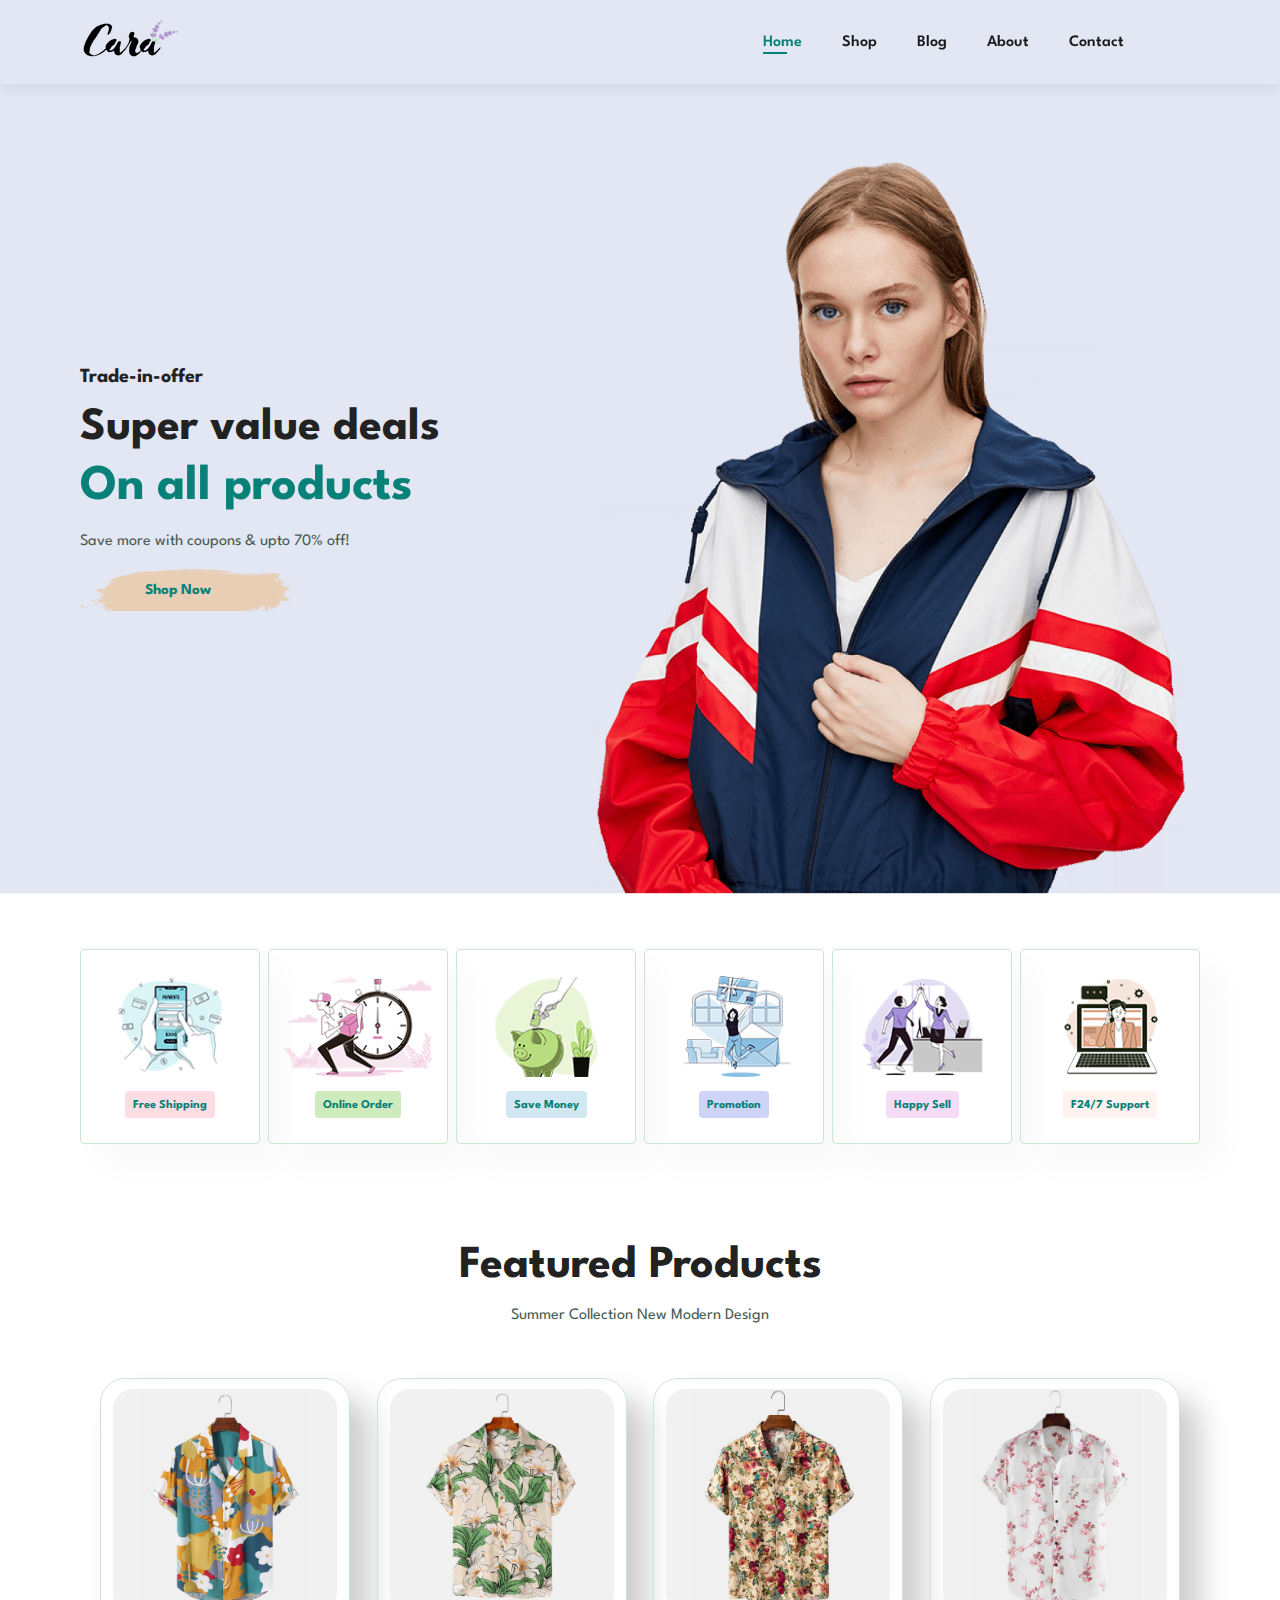
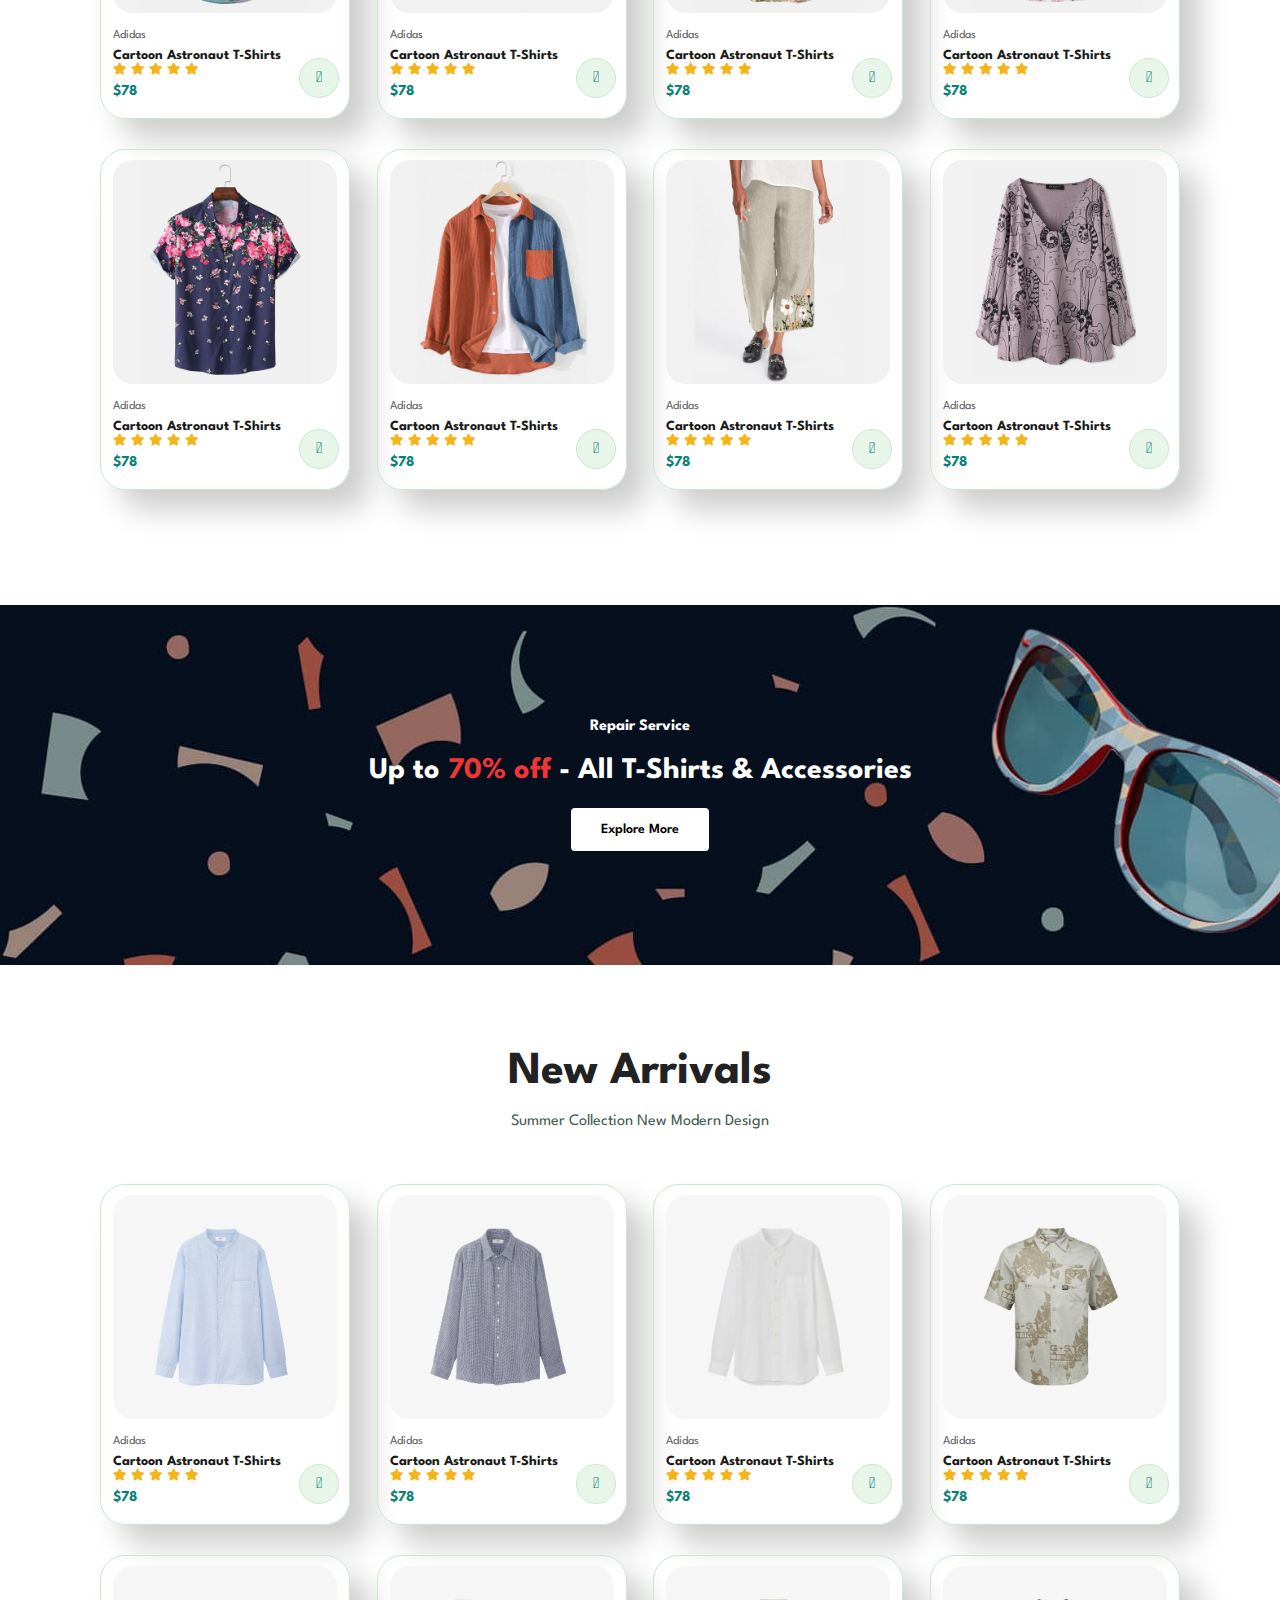
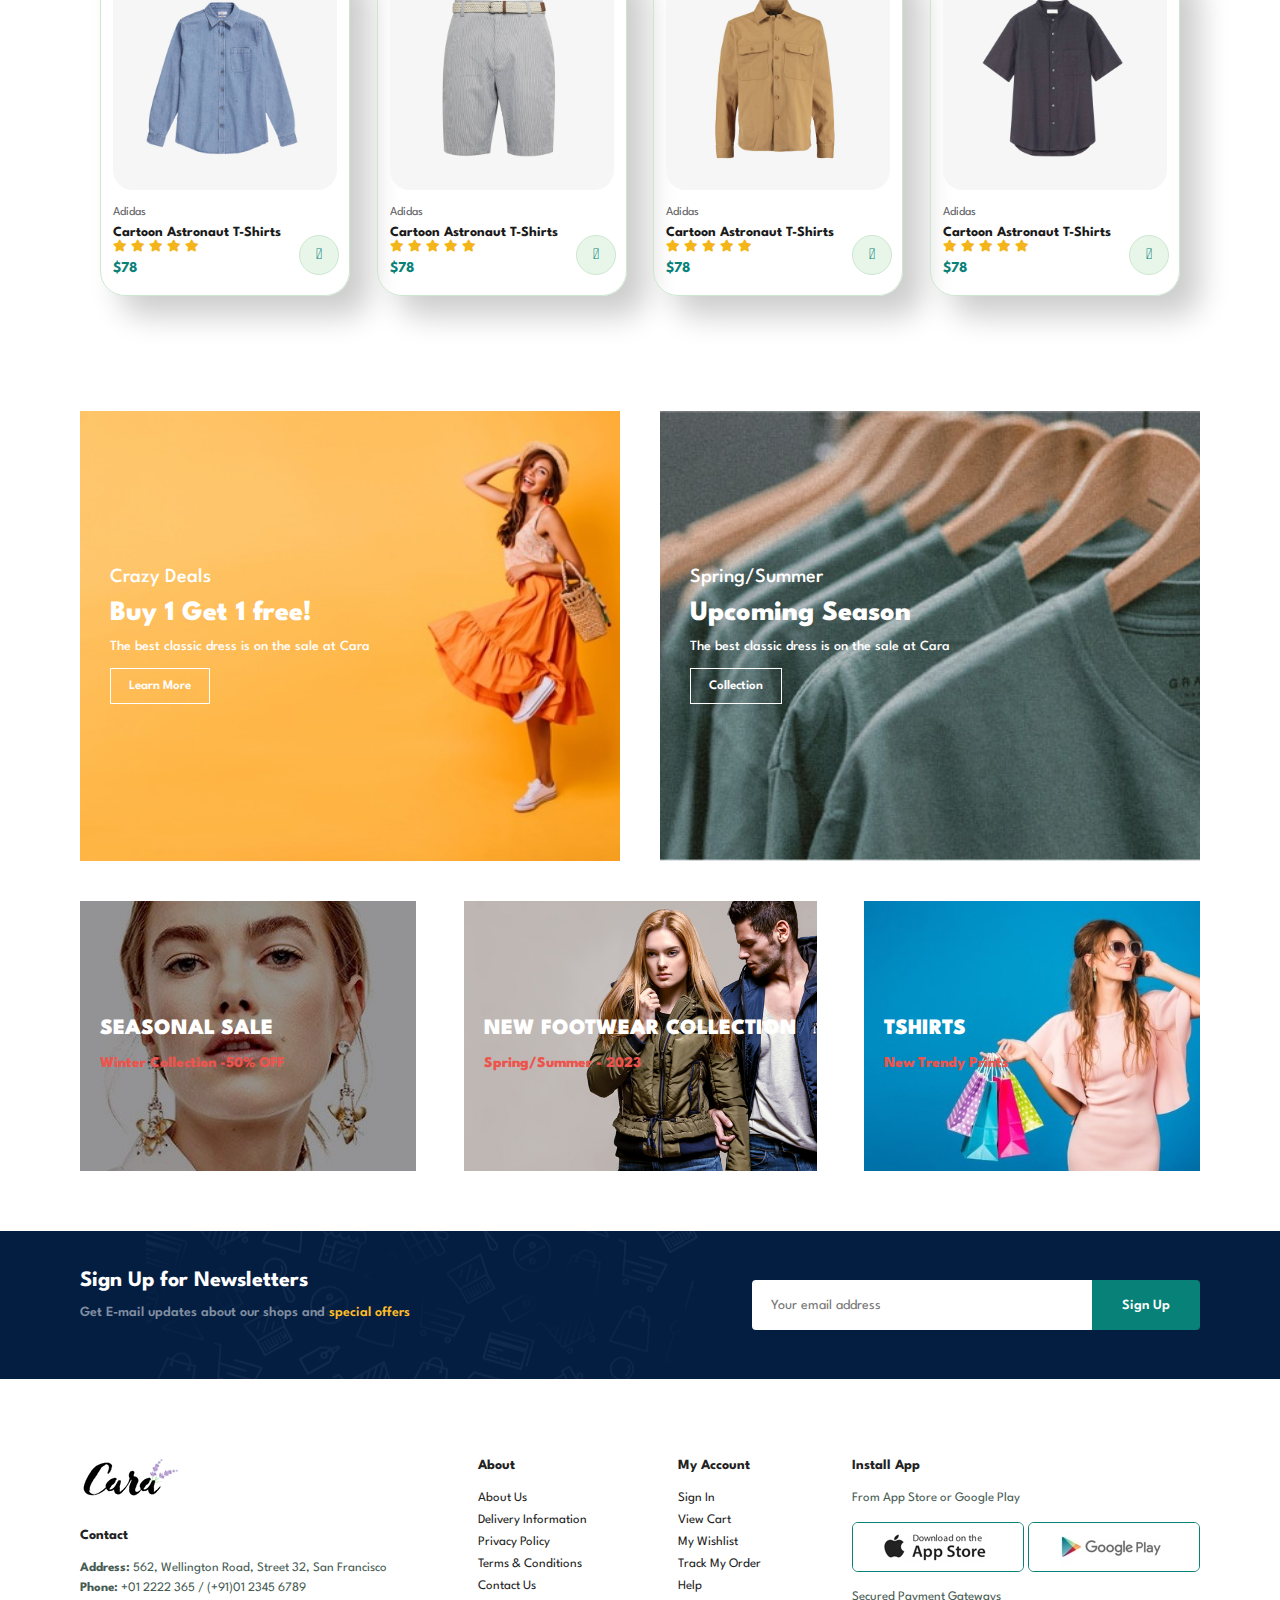
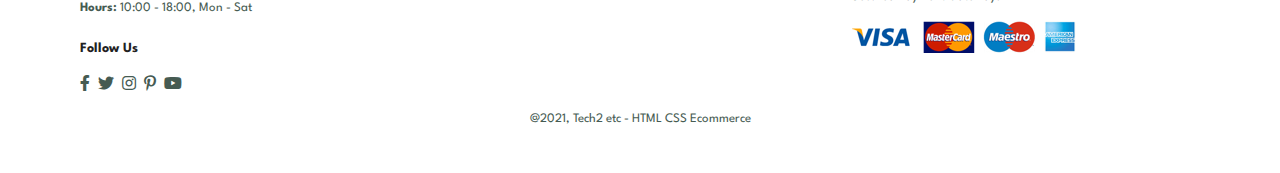
<file: index.html>
<!DOCTYPE html>
<html lang="en">
  <head>
    <meta charset="UTF-8" />
    <meta name="viewport" content="width=device-width, initial-scale=1.0" />
    <title>Bmazon</title>
    <link rel="stylesheet" href="style.css" />
    <link
      rel="stylesheet"
      href="https://pro.fontawesome.com/releases/v5.10.0/css/all.css"
    />
  </head>
  <body>
    <section id="header">
      <a href="#"><img src="img/logo.png" class="logo" /></a>
      <div>
        <ul id="navbar">
          <li><a class="active" href="index.html">Home</a></li>
          <li><a href="shop.html">Shop</a></li>
          <li><a href="blog.html">Blog</a></li>
          <li><a href="about.html">About</a></li>
          <li><a href="contact.html">Contact</a></li>
          <li id="lg-bag">
            <a href="cart.html"><i class="far fa-shopping-bag"></i></a>
          </li>
          <a href="#" id="close"><i class="far fa-times"></i></a>
        </ul>
      </div>
      <div id="mobile">
        <a href="cart.html"><i class="far fa-shopping-bag"></i></a>
        <i id="bar" class="fas fa-outdent"></i>
      </div>
    </section>

    <section id="hero">
      <h4>Trade-in-offer</h4>
      <h2>Super value deals</h2>
      <h1>On all products</h1>
      <p>Save more with coupons & upto 70% off!</p>
      <button>Shop Now</button>
    </section>

    <section id="feature" class="section-p1">
      <div class="fe-box">
        <img src="img/features/f1.png" />
        <h6>Free Shipping</h6>
      </div>
      <div class="fe-box">
        <img src="img/features/f2.png" />
        <h6>Online Order</h6>
      </div>
      <div class="fe-box">
        <img src="img/features/f3.png" />
        <h6>Save Money</h6>
      </div>
      <div class="fe-box">
        <img src="img/features/f4.png" />
        <h6>Promotion</h6>
      </div>
      <div class="fe-box">
        <img src="img/features/f5.png" />
        <h6>Happy Sell</h6>
      </div>
      <div class="fe-box">
        <img src="img/features/f6.png" />
        <h6>F24/7 Support</h6>
      </div>
    </section>

    <section id="product1" class="section-p1">
      <h2>Featured Products</h2>
      <p>Summer Collection New Modern Design</p>
      <div class="pro-container">
        <div class="pro">
          <img src="img/products/f1.jpg" />
          <div class="des">
            <span>Adidas</span>
            <h5>Cartoon Astronaut T-Shirts</h5>
            <div class="star">
              <i class="fas fa-star"></i>
              <i class="fas fa-star"></i>
              <i class="fas fa-star"></i>
              <i class="fas fa-star"></i>
              <i class="fas fa-star"></i>
            </div>
            <h4>$78</h4>
          </div>
          <a href="#"><i class="fal fa-shopping-cart cart"></i></a>
        </div>
        <div class="pro">
          <img src="img/products/f2.jpg" />
          <div class="des">
            <span>Adidas</span>
            <h5>Cartoon Astronaut T-Shirts</h5>
            <div class="star">
              <i class="fas fa-star"></i>
              <i class="fas fa-star"></i>
              <i class="fas fa-star"></i>
              <i class="fas fa-star"></i>
              <i class="fas fa-star"></i>
            </div>
            <h4>$78</h4>
          </div>
          <a href="#"><i class="fal fa-shopping-cart cart"></i></a>
        </div>
        <div class="pro">
          <img src="img/products/f3.jpg" />
          <div class="des">
            <span>Adidas</span>
            <h5>Cartoon Astronaut T-Shirts</h5>
            <div class="star">
              <i class="fas fa-star"></i>
              <i class="fas fa-star"></i>
              <i class="fas fa-star"></i>
              <i class="fas fa-star"></i>
              <i class="fas fa-star"></i>
            </div>
            <h4>$78</h4>
          </div>
          <a href="#"><i class="fal fa-shopping-cart cart"></i></a>
        </div>
        <div class="pro">
          <img src="img/products/f4.jpg" />
          <div class="des">
            <span>Adidas</span>
            <h5>Cartoon Astronaut T-Shirts</h5>
            <div class="star">
              <i class="fas fa-star"></i>
              <i class="fas fa-star"></i>
              <i class="fas fa-star"></i>
              <i class="fas fa-star"></i>
              <i class="fas fa-star"></i>
            </div>
            <h4>$78</h4>
          </div>
          <a href="#"><i class="fal fa-shopping-cart cart"></i></a>
        </div>
        <div class="pro">
          <img src="img/products/f5.jpg" />
          <div class="des">
            <span>Adidas</span>
            <h5>Cartoon Astronaut T-Shirts</h5>
            <div class="star">
              <i class="fas fa-star"></i>
              <i class="fas fa-star"></i>
              <i class="fas fa-star"></i>
              <i class="fas fa-star"></i>
              <i class="fas fa-star"></i>
            </div>
            <h4>$78</h4>
          </div>
          <a href="#"><i class="fal fa-shopping-cart cart"></i></a>
        </div>
        <div class="pro">
          <img src="img/products/f6.jpg" />
          <div class="des">
            <span>Adidas</span>
            <h5>Cartoon Astronaut T-Shirts</h5>
            <div class="star">
              <i class="fas fa-star"></i>
              <i class="fas fa-star"></i>
              <i class="fas fa-star"></i>
              <i class="fas fa-star"></i>
              <i class="fas fa-star"></i>
            </div>
            <h4>$78</h4>
          </div>
          <a href="#"><i class="fal fa-shopping-cart cart"></i></a>
        </div>
        <div class="pro">
          <img src="img/products/f7.jpg" />
          <div class="des">
            <span>Adidas</span>
            <h5>Cartoon Astronaut T-Shirts</h5>
            <div class="star">
              <i class="fas fa-star"></i>
              <i class="fas fa-star"></i>
              <i class="fas fa-star"></i>
              <i class="fas fa-star"></i>
              <i class="fas fa-star"></i>
            </div>
            <h4>$78</h4>
          </div>
          <a href="#"><i class="fal fa-shopping-cart cart"></i></a>
        </div>
        <div class="pro">
          <img src="img/products/f8.jpg" />
          <div class="des">
            <span>Adidas</span>
            <h5>Cartoon Astronaut T-Shirts</h5>
            <div class="star">
              <i class="fas fa-star"></i>
              <i class="fas fa-star"></i>
              <i class="fas fa-star"></i>
              <i class="fas fa-star"></i>
              <i class="fas fa-star"></i>
            </div>
            <h4>$78</h4>
          </div>
          <a href="#"><i class="fal fa-shopping-cart cart"></i></a>
        </div>
      </div>
    </section>
    <section id="banner" class="section-m1">
      <h4>Repair Service</h4>
      <h2>Up to <span>70% off</span> - All T-Shirts & Accessories</h2>
      <button class="normal">Explore More</button>
    </section>
    <section id="product1" class="section-p1">
      <h2>New Arrivals</h2>
      <p>Summer Collection New Modern Design</p>
      <div class="pro-container">
        <div class="pro">
          <img src="img/products/n1.jpg" />
          <div class="des">
            <span>Adidas</span>
            <h5>Cartoon Astronaut T-Shirts</h5>
            <div class="star">
              <i class="fas fa-star"></i>
              <i class="fas fa-star"></i>
              <i class="fas fa-star"></i>
              <i class="fas fa-star"></i>
              <i class="fas fa-star"></i>
            </div>
            <h4>$78</h4>
          </div>
          <a href="#"><i class="fal fa-shopping-cart cart"></i></a>
        </div>
        <div class="pro">
          <img src="img/products/n2.jpg" />
          <div class="des">
            <span>Adidas</span>
            <h5>Cartoon Astronaut T-Shirts</h5>
            <div class="star">
              <i class="fas fa-star"></i>
              <i class="fas fa-star"></i>
              <i class="fas fa-star"></i>
              <i class="fas fa-star"></i>
              <i class="fas fa-star"></i>
            </div>
            <h4>$78</h4>
          </div>
          <a href="#"><i class="fal fa-shopping-cart cart"></i></a>
        </div>
        <div class="pro">
          <img src="img/products/n3.jpg" />
          <div class="des">
            <span>Adidas</span>
            <h5>Cartoon Astronaut T-Shirts</h5>
            <div class="star">
              <i class="fas fa-star"></i>
              <i class="fas fa-star"></i>
              <i class="fas fa-star"></i>
              <i class="fas fa-star"></i>
              <i class="fas fa-star"></i>
            </div>
            <h4>$78</h4>
          </div>
          <a href="#"><i class="fal fa-shopping-cart cart"></i></a>
        </div>
        <div class="pro">
          <img src="img/products/n4.jpg" />
          <div class="des">
            <span>Adidas</span>
            <h5>Cartoon Astronaut T-Shirts</h5>
            <div class="star">
              <i class="fas fa-star"></i>
              <i class="fas fa-star"></i>
              <i class="fas fa-star"></i>
              <i class="fas fa-star"></i>
              <i class="fas fa-star"></i>
            </div>
            <h4>$78</h4>
          </div>
          <a href="#"><i class="fal fa-shopping-cart cart"></i></a>
        </div>
        <div class="pro">
          <img src="img/products/n5.jpg" />
          <div class="des">
            <span>Adidas</span>
            <h5>Cartoon Astronaut T-Shirts</h5>
            <div class="star">
              <i class="fas fa-star"></i>
              <i class="fas fa-star"></i>
              <i class="fas fa-star"></i>
              <i class="fas fa-star"></i>
              <i class="fas fa-star"></i>
            </div>
            <h4>$78</h4>
          </div>
          <a href="#"><i class="fal fa-shopping-cart cart"></i></a>
        </div>
        <div class="pro">
          <img src="img/products/n6.jpg" />
          <div class="des">
            <span>Adidas</span>
            <h5>Cartoon Astronaut T-Shirts</h5>
            <div class="star">
              <i class="fas fa-star"></i>
              <i class="fas fa-star"></i>
              <i class="fas fa-star"></i>
              <i class="fas fa-star"></i>
              <i class="fas fa-star"></i>
            </div>
            <h4>$78</h4>
          </div>
          <a href="#"><i class="fal fa-shopping-cart cart"></i></a>
        </div>
        <div class="pro">
          <img src="img/products/n7.jpg" />
          <div class="des">
            <span>Adidas</span>
            <h5>Cartoon Astronaut T-Shirts</h5>
            <div class="star">
              <i class="fas fa-star"></i>
              <i class="fas fa-star"></i>
              <i class="fas fa-star"></i>
              <i class="fas fa-star"></i>
              <i class="fas fa-star"></i>
            </div>
            <h4>$78</h4>
          </div>
          <a href="#"><i class="fal fa-shopping-cart cart"></i></a>
        </div>
        <div class="pro">
          <img src="img/products/n8.jpg" />
          <div class="des">
            <span>Adidas</span>
            <h5>Cartoon Astronaut T-Shirts</h5>
            <div class="star">
              <i class="fas fa-star"></i>
              <i class="fas fa-star"></i>
              <i class="fas fa-star"></i>
              <i class="fas fa-star"></i>
              <i class="fas fa-star"></i>
            </div>
            <h4>$78</h4>
          </div>
          <a href="#"><i class="fal fa-shopping-cart cart"></i></a>
        </div>
      </div>
    </section>
    <section id="sm-banner" class="section-p1">
      <div class="banner-box">
        <h4>Crazy Deals</h4>
        <h2>Buy 1 Get 1 free!</h2>
        <span>The best classic dress is on the sale at Cara</span>
        <button class="white">Learn More</button>
      </div>
      <div class="banner-box banner-box2">
        <h4>Spring/Summer</h4>
        <h2>Upcoming Season</h2>
        <span>The best classic dress is on the sale at Cara</span>
        <button class="white">Collection</button>
      </div>
    </section>

    <section id="banner3">
      <div class="banner-box">
        <h2>SEASONAL SALE</h2>
        <h3>Winter Collection -50% OFF</h3>
      </div>
      <div class="banner-box banner-box2">
        <h2>NEW FOOTWEAR COLLECTION</h2>
        <h3>Spring/Summer - 2023</h3>
      </div>
      <div class="banner-box banner-box3">
        <h2>TSHIRTS</h2>
        <h3>New Trendy Prints</h3>
      </div>
    </section>

    <section id="newsletter" class="section-p1 section-m1">
      <div class="newstext">
        <h4>Sign Up for Newsletters</h4>
        <p>
          Get E-mail updates about our shops and <span>special offers</span>
        </p>
      </div>
      <div class="form">
        <input type="text" placeholder="Your email address" />
        <button class="normal">Sign Up</button>
      </div>
    </section>

    <footer class="section-p1">
      <div class="col">
        <img class="logo" src="img/logo.png" alt="" />
        <h4>Contact</h4>
        <p>
          <strong>Address:</strong> 562, Wellington Road, Street 32, San
          Francisco
        </p>
        <p><strong>Phone:</strong> +01 2222 365 / (+91)01 2345 6789</p>
        <p><strong>Hours:</strong> 10:00 - 18:00, Mon - Sat</p>
        <div class="follow">
          <h4>Follow Us</h4>
          <div class="icon">
            <i class="fab fa-facebook-f"></i>
            <i class="fab fa-twitter"></i>
            <i class="fab fa-instagram"></i>
            <i class="fab fa-pinterest-p"></i>
            <i class="fab fa-youtube"></i>
          </div>
        </div>
      </div>

      <div class="col">
        <h4>About</h4>
        <a href="#">About Us</a>
        <a href="#">Delivery Information</a>
        <a href="#">Privacy Policy</a>
        <a href="#">Terms & Conditions</a>
        <a href="#">Contact Us</a>
      </div>

      <div class="col">
        <h4>My Account</h4>
        <a href="#">Sign In</a>
        <a href="#">View Cart</a>
        <a href="#">My Wishlist</a>
        <a href="#">Track My Order</a>
        <a href="#">Help</a>
      </div>

      <div class="col install">
        <h4>Install App</h4>
        <p>From App Store or Google Play</p>
        <div class="row">
          <img src="img/pay/app.jpg" alt="" />
          <img src="img/pay/play.jpg" alt="" />
        </div>
        <p>Secured Payment Gateways</p>
        <img src="img/pay/pay.png" alt="" />
      </div>

      <div class="copyright">
        <p>@2021, Tech2 etc - HTML CSS Ecommerce</p>
      </div>
    </footer>
  </body>
</html>
</file>
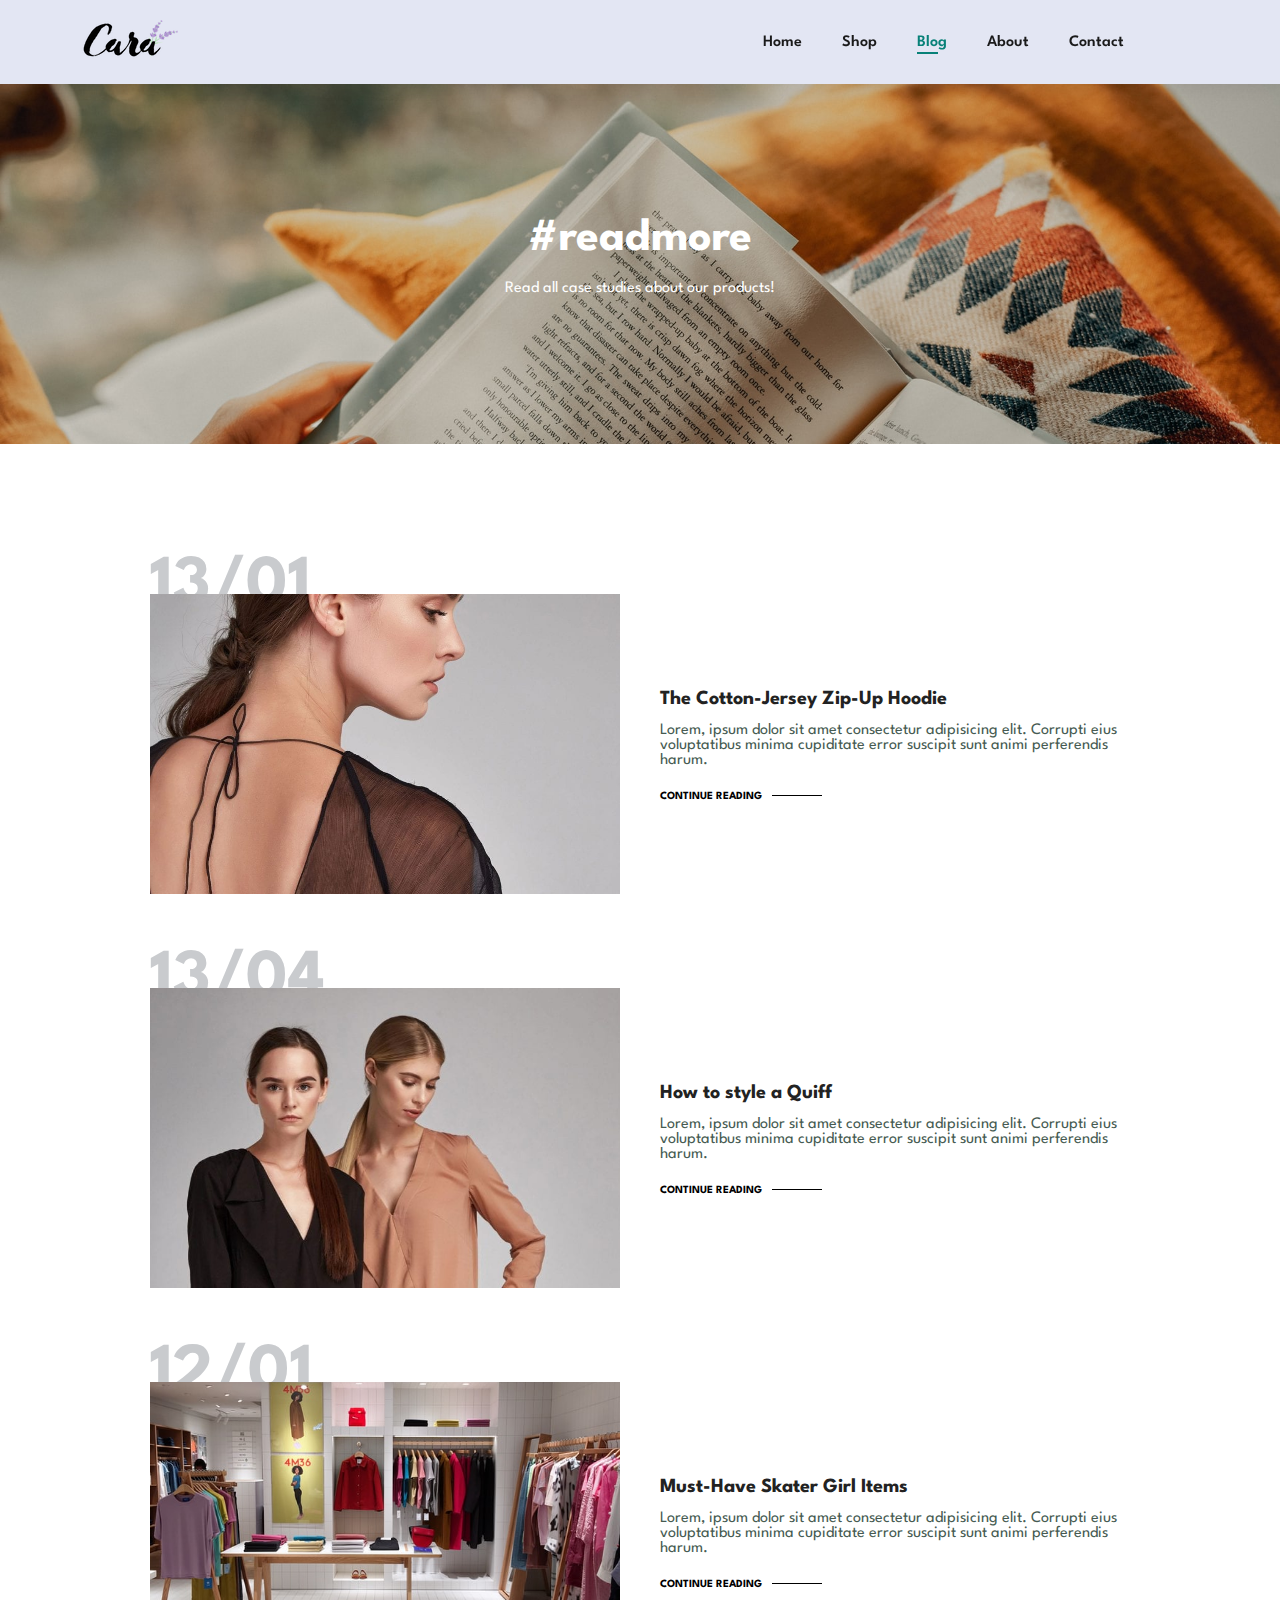
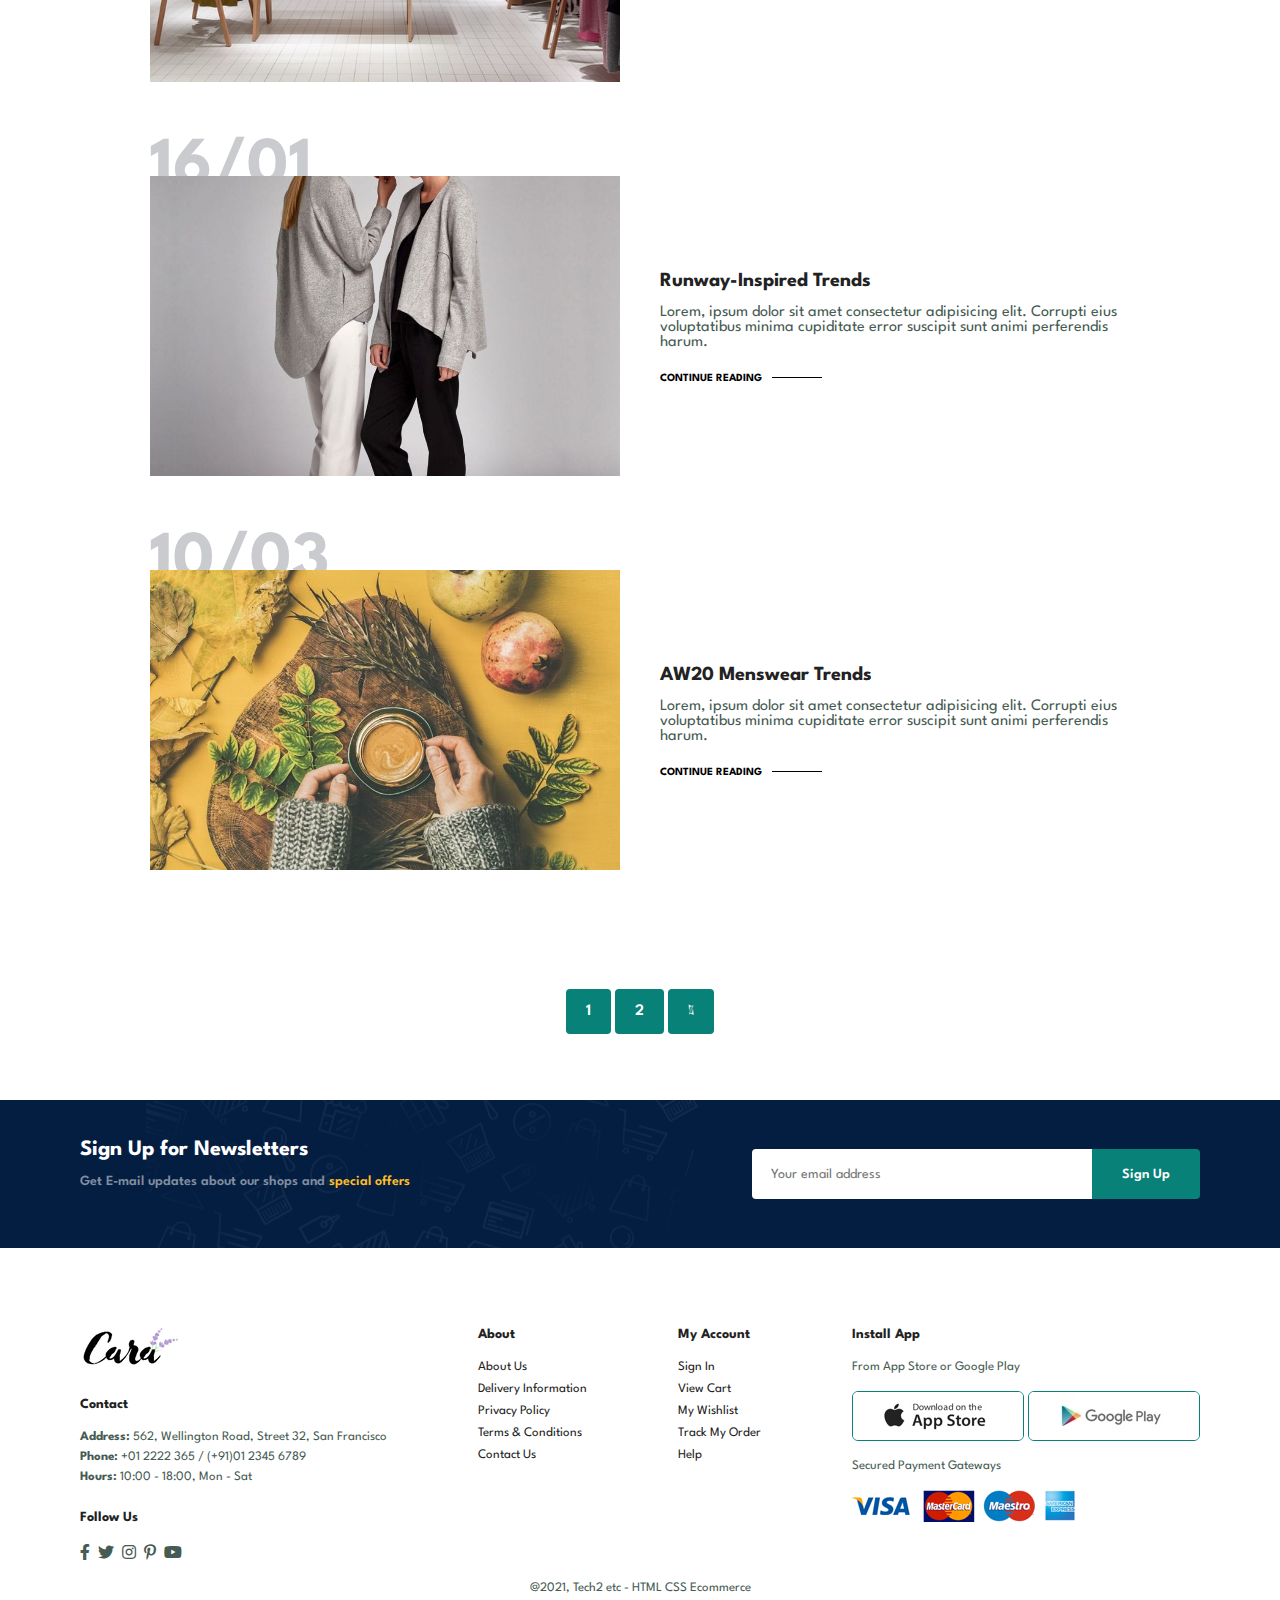
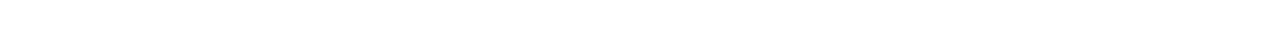
<file: blog.html>
<!DOCTYPE html>
<html lang="en">
  <head>
    <meta charset="UTF-8" />
    <meta name="viewport" content="width=device-width, initial-scale=1.0" />
    <title>Bmazon</title>
    <link rel="stylesheet" href="style.css" />
    <link
      rel="stylesheet"
      href="https://pro.fontawesome.com/releases/v5.10.0/css/all.css"
    />
  </head>
  <body>
    <section id="header">
      <a href="#"><img src="img/logo.png" class="logo" /></a>
      <div>
        <ul id="navbar">
          <li><a href="index.html">Home</a></li>
          <li><a href="shop.html">Shop</a></li>
          <li><a class="active" href="blog.html">Blog</a></li>
          <li><a href="about.html">About</a></li>
          <li><a href="contact.html">Contact</a></li>
          <li id="lg-bag">
            <a href="cart.html"><i class="far fa-shopping-bag"></i></a>
          </li>
          <a href="#" id="close"><i class="far fa-times"></i></a>
        </ul>
      </div>
      <div id="mobile">
        <a href="cart.html"><i class="far fa-shopping-bag"></i></a>
        <i id="bar" class="fas fa-outdent"></i>
      </div>
    </section>

    <section id="page-header" class="blog-header">
      <h2>#readmore</h2>
      <p>Read all case studies about our products!</p>
    </section>

    <section id="blog">
      <div class="blog-box">
        <div class="blog-img">
          <img src="img/blog/b1.jpg" />
        </div>
        <div class="blog-details">
          <h4>The Cotton-Jersey Zip-Up Hoodie</h4>
          <p>
            Lorem, ipsum dolor sit amet consectetur adipisicing elit. Corrupti
            eius voluptatibus minima cupiditate error suscipit sunt animi
            perferendis harum.
          </p>
          <a href="#">CONTINUE READING</a>
        </div>
        <h1>13/01</h1>
      </div>
      <div class="blog-box">
        <div class="blog-img">
          <img src="img/blog/b2.jpg" />
        </div>
        <div class="blog-details">
          <h4>How to style a Quiff</h4>
          <p>
            Lorem, ipsum dolor sit amet consectetur adipisicing elit. Corrupti
            eius voluptatibus minima cupiditate error suscipit sunt animi
            perferendis harum.
          </p>
          <a href="#">CONTINUE READING</a>
        </div>
        <h1>13/04</h1>
      </div>
      <div class="blog-box">
        <div class="blog-img">
          <img src="img/blog/b3.jpg" />
        </div>
        <div class="blog-details">
          <h4>Must-Have Skater Girl Items</h4>
          <p>
            Lorem, ipsum dolor sit amet consectetur adipisicing elit. Corrupti
            eius voluptatibus minima cupiditate error suscipit sunt animi
            perferendis harum.
          </p>
          <a href="#">CONTINUE READING</a>
        </div>
        <h1>12/01</h1>
      </div>
      <div class="blog-box">
        <div class="blog-img">
          <img src="img/blog/b4.jpg" />
        </div>
        <div class="blog-details">
          <h4>Runway-Inspired Trends</h4>
          <p>
            Lorem, ipsum dolor sit amet consectetur adipisicing elit. Corrupti
            eius voluptatibus minima cupiditate error suscipit sunt animi
            perferendis harum.
          </p>
          <a href="#">CONTINUE READING</a>
        </div>
        <h1>16/01</h1>
      </div>
      <div class="blog-box">
        <div class="blog-img">
          <img src="img/blog/b6.jpg" />
        </div>
        <div class="blog-details">
          <h4>AW20 Menswear Trends</h4>
          <p>
            Lorem, ipsum dolor sit amet consectetur adipisicing elit. Corrupti
            eius voluptatibus minima cupiditate error suscipit sunt animi
            perferendis harum.
          </p>
          <a href="#">CONTINUE READING</a>
        </div>
        <h1>10/03</h1>
      </div>
    </section>

    <section id="pagination" class="section-p1">
      <a href="#">1</a>
      <a href="#">2</a>
      <a href="#"><i class="fal fa-long-arrow-alt-right"></i></a>
    </section>

    <section id="newsletter" class="section-p1 section-m1">
      <div class="newstext">
        <h4>Sign Up for Newsletters</h4>
        <p>
          Get E-mail updates about our shops and <span>special offers</span>
        </p>
      </div>
      <div class="form">
        <input type="text" placeholder="Your email address" />
        <button class="normal">Sign Up</button>
      </div>
    </section>

    <footer class="section-p1">
      <div class="col">
        <img class="logo" src="img/logo.png" alt="" />
        <h4>Contact</h4>
        <p>
          <strong>Address:</strong> 562, Wellington Road, Street 32, San
          Francisco
        </p>
        <p><strong>Phone:</strong> +01 2222 365 / (+91)01 2345 6789</p>
        <p><strong>Hours:</strong> 10:00 - 18:00, Mon - Sat</p>
        <div class="follow">
          <h4>Follow Us</h4>
          <div class="icon">
            <i class="fab fa-facebook-f"></i>
            <i class="fab fa-twitter"></i>
            <i class="fab fa-instagram"></i>
            <i class="fab fa-pinterest-p"></i>
            <i class="fab fa-youtube"></i>
          </div>
        </div>
      </div>

      <div class="col">
        <h4>About</h4>
        <a href="#">About Us</a>
        <a href="#">Delivery Information</a>
        <a href="#">Privacy Policy</a>
        <a href="#">Terms & Conditions</a>
        <a href="#">Contact Us</a>
      </div>

      <div class="col">
        <h4>My Account</h4>
        <a href="#">Sign In</a>
        <a href="#">View Cart</a>
        <a href="#">My Wishlist</a>
        <a href="#">Track My Order</a>
        <a href="#">Help</a>
      </div>

      <div class="col install">
        <h4>Install App</h4>
        <p>From App Store or Google Play</p>
        <div class="row">
          <img src="img/pay/app.jpg" alt="" />
          <img src="img/pay/play.jpg" alt="" />
        </div>
        <p>Secured Payment Gateways</p>
        <img src="img/pay/pay.png" alt="" />
      </div>

      <div class="copyright">
        <p>@2021, Tech2 etc - HTML CSS Ecommerce</p>
      </div>
    </footer>
  </body>
</html>
</file>
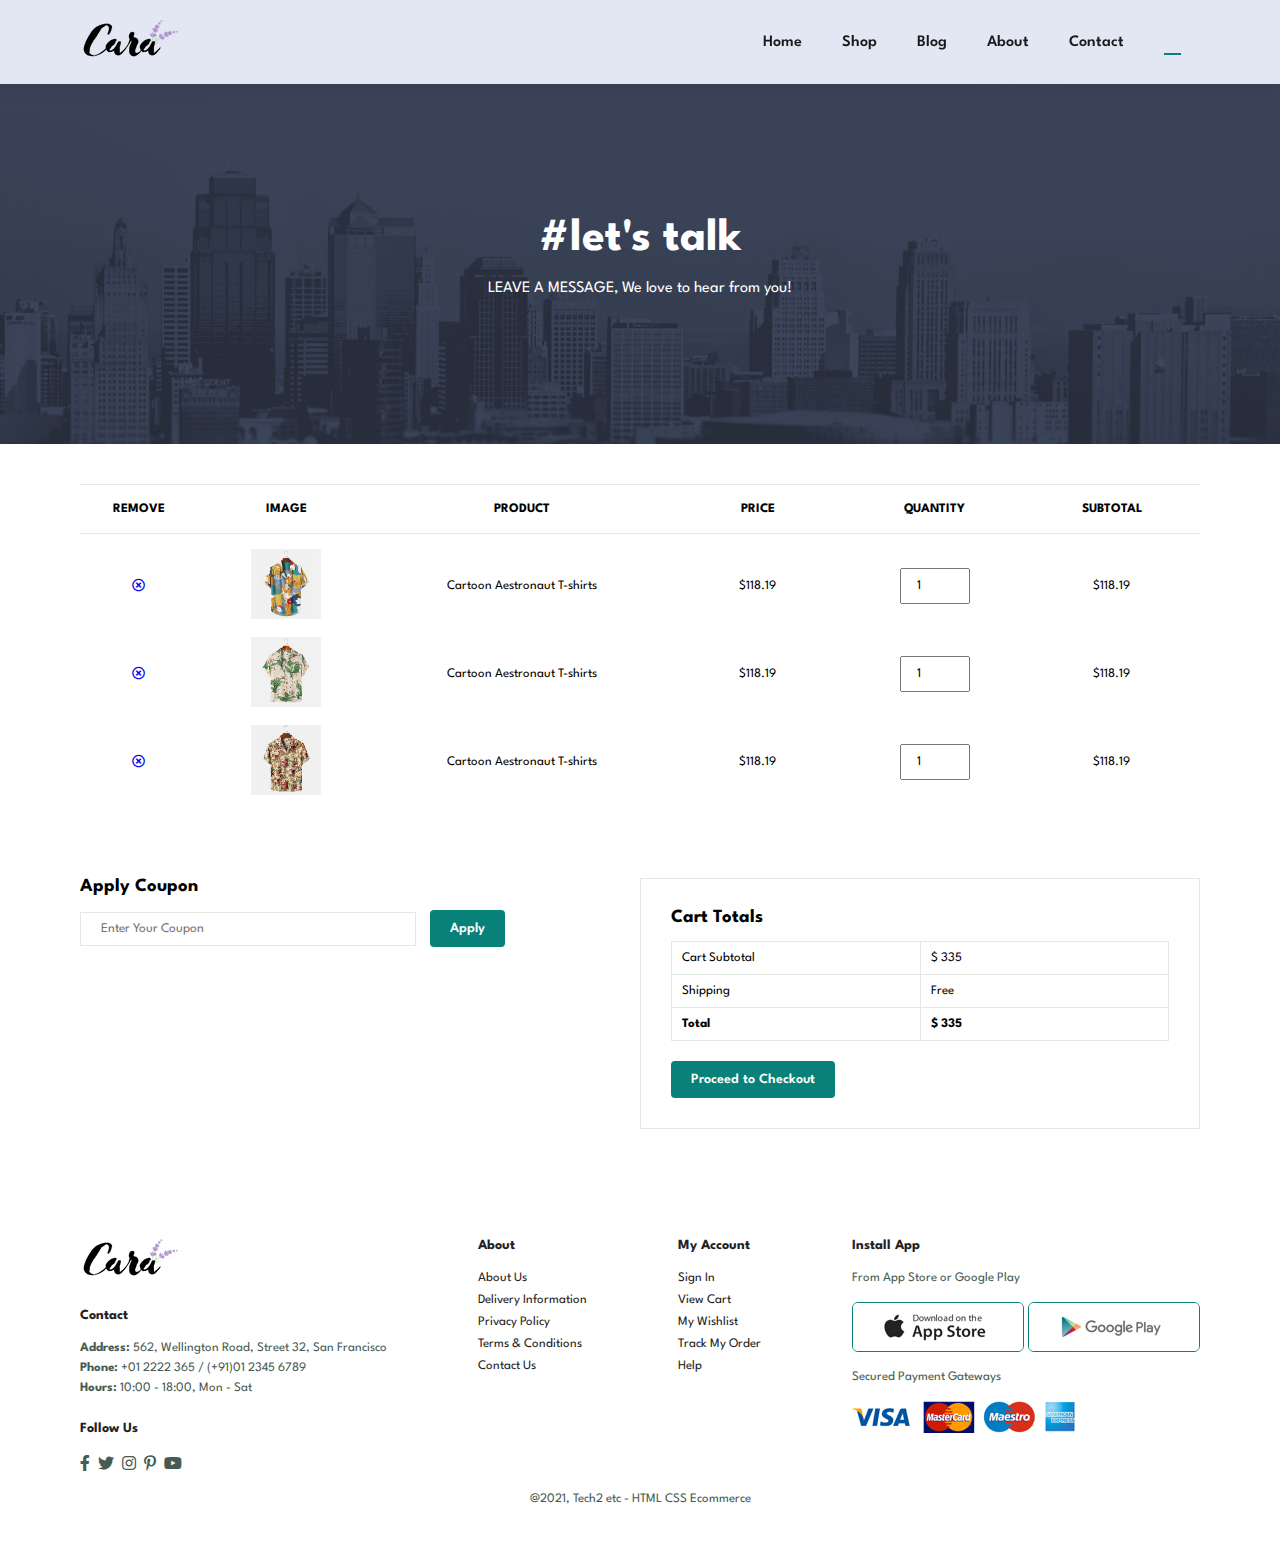
<file: cart.html>
<!DOCTYPE html>
<html lang="en">
  <head>
    <meta charset="UTF-8" />
    <meta name="viewport" content="width=device-width, initial-scale=1.0" />
    <title>Bmazon</title>
    <link rel="stylesheet" href="style.css" />
    <link
      rel="stylesheet"
      href="https://pro.fontawesome.com/releases/v5.10.0/css/all.css"
    />
  </head>
  <body>
    <section id="header">
      <a href="#"><img src="img/logo.png" class="logo" /></a>
      <div>
        <ul id="navbar">
          <li><a href="index.html">Home</a></li>
          <li><a href="shop.html">Shop</a></li>
          <li><a href="blog.html">Blog</a></li>
          <li><a href="about.html">About</a></li>
          <li><a href="contact.html">Contact</a></li>
          <li id="lg-bag">
            <a class="active" href="cart.html"
              ><i class="far fa-shopping-bag"></i
            ></a>
          </li>
          <a href="#" id="close"><i class="far fa-times"></i></a>
        </ul>
      </div>
      <div id="mobile">
        <a href="cart.html"><i class="far fa-shopping-bag"></i></a>
        <i id="bar" class="fas fa-outdent"></i>
      </div>
    </section>

    <section id="page-header" class="about-header">
      <h2>#let's talk</h2>
      <p>LEAVE A MESSAGE, We love to hear from you!</p>
    </section>

    <section id="cart" class="section-p1">
      <table width="100%">
        <thead>
          <tr>
            <td>Remove</td>
            <td>Image</td>
            <td>Product</td>
            <td>Price</td>
            <td>Quantity</td>
            <td>Subtotal</td>
          </tr>
        </thead>
        <tbody>
          <tr>
            <td>
              <a href="#"><i class="far fa-times-circle"></i></a>
            </td>
            <td><img src="img/products/f1.jpg" alt="" /></td>
            <td>Cartoon Aestronaut T-shirts</td>
            <td>$118.19</td>
            <td><input type="number" value="1" /></td>
            <td>$118.19</td>
          </tr>
          <tr>
            <td>
              <a href="#"><i class="far fa-times-circle"></i></a>
            </td>
            <td><img src="img/products/f2.jpg" alt="" /></td>
            <td>Cartoon Aestronaut T-shirts</td>
            <td>$118.19</td>
            <td><input type="number" value="1" /></td>
            <td>$118.19</td>
          </tr>
          <tr>
            <td>
              <a href="#"><i class="far fa-times-circle"></i></a>
            </td>
            <td><img src="img/products/f3.jpg" alt="" /></td>
            <td>Cartoon Aestronaut T-shirts</td>
            <td>$118.19</td>
            <td><input type="number" value="1" /></td>
            <td>$118.19</td>
          </tr>
        </tbody>
      </table>
    </section>

    <section id="cart-add" class="section-p1">
      <div id="coupon">
        <h3>Apply Coupon</h3>
        <div>
          <input type="text" placeholder="Enter Your Coupon" />
          <button class="normal">Apply</button>
        </div>
      </div>

      <div id="subtotal">
        <h3>Cart Totals</h3>
        <table>
          <tr>
            <td>Cart Subtotal</td>
            <td>$ 335</td>
          </tr>
          <tr>
            <td>Shipping</td>
            <td>Free</td>
          </tr>
          <tr>
            <td><strong>Total</strong></td>
            <td><strong>$ 335</strong></td>
          </tr>
        </table>
        <button class="normal">Proceed to Checkout</button>
      </div>
    </section>

    <footer class="section-p1">
      <div class="col">
        <img class="logo" src="img/logo.png" alt="" />
        <h4>Contact</h4>
        <p>
          <strong>Address:</strong> 562, Wellington Road, Street 32, San
          Francisco
        </p>
        <p><strong>Phone:</strong> +01 2222 365 / (+91)01 2345 6789</p>
        <p><strong>Hours:</strong> 10:00 - 18:00, Mon - Sat</p>
        <div class="follow">
          <h4>Follow Us</h4>
          <div class="icon">
            <i class="fab fa-facebook-f"></i>
            <i class="fab fa-twitter"></i>
            <i class="fab fa-instagram"></i>
            <i class="fab fa-pinterest-p"></i>
            <i class="fab fa-youtube"></i>
          </div>
        </div>
      </div>

      <div class="col">
        <h4>About</h4>
        <a href="#">About Us</a>
        <a href="#">Delivery Information</a>
        <a href="#">Privacy Policy</a>
        <a href="#">Terms & Conditions</a>
        <a href="#">Contact Us</a>
      </div>

      <div class="col">
        <h4>My Account</h4>
        <a href="#">Sign In</a>
        <a href="#">View Cart</a>
        <a href="#">My Wishlist</a>
        <a href="#">Track My Order</a>
        <a href="#">Help</a>
      </div>

      <div class="col install">
        <h4>Install App</h4>
        <p>From App Store or Google Play</p>
        <div class="row">
          <img src="img/pay/app.jpg" alt="" />
          <img src="img/pay/play.jpg" alt="" />
        </div>
        <p>Secured Payment Gateways</p>
        <img src="img/pay/pay.png" alt="" />
      </div>

      <div class="copyright">
        <p>@2021, Tech2 etc - HTML CSS Ecommerce</p>
      </div>
    </footer>
  </body>
</html>
</file>
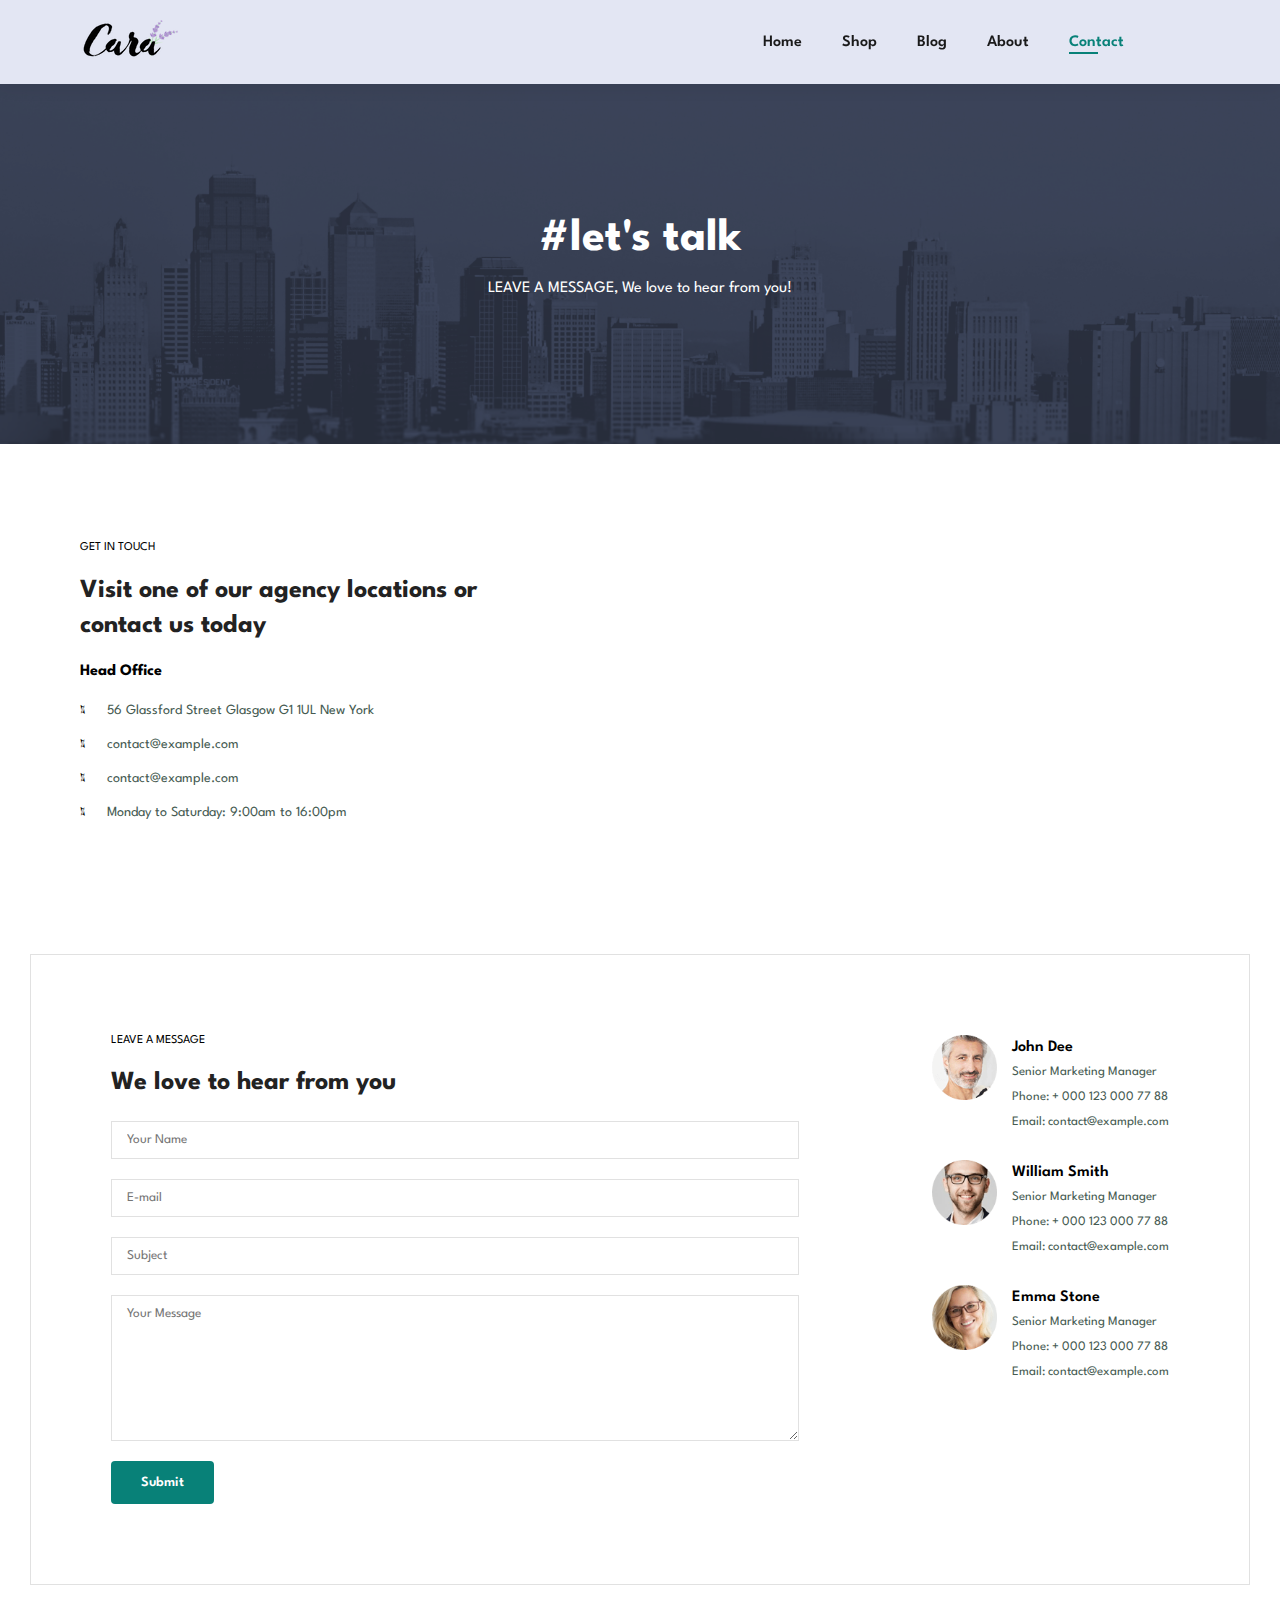
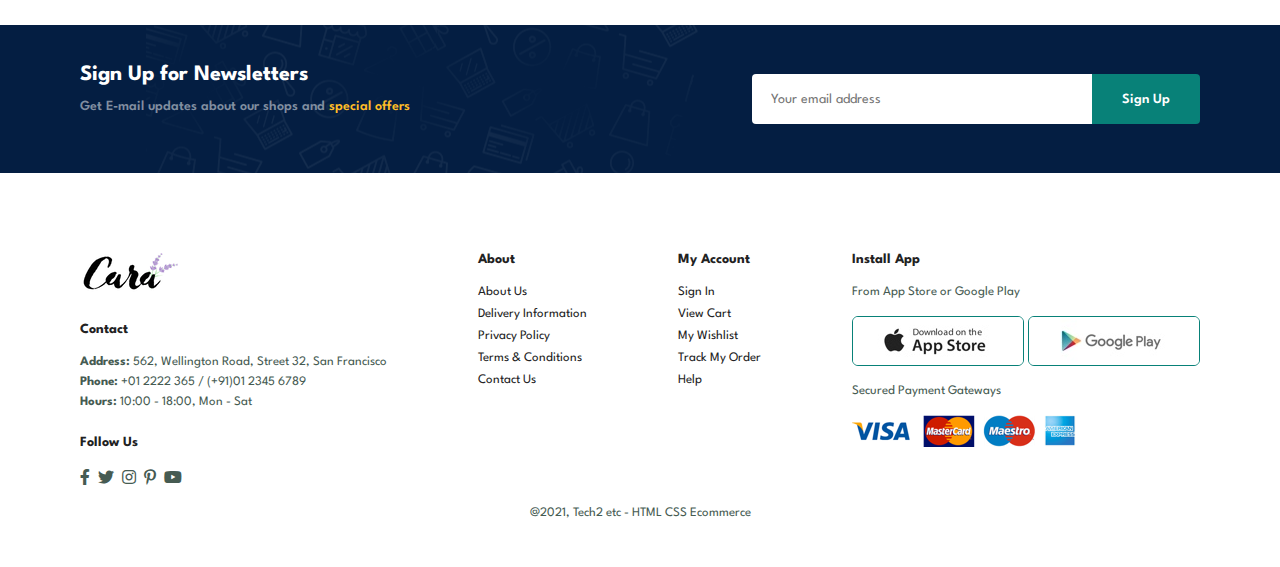
<file: contact.html>
<!DOCTYPE html>
<html lang="en">
  <head>
    <meta charset="UTF-8" />
    <meta name="viewport" content="width=device-width, initial-scale=1.0" />
    <title>Bmazon</title>
    <link rel="stylesheet" href="style.css" />
    <link
      rel="stylesheet"
      href="https://pro.fontawesome.com/releases/v5.10.0/css/all.css"
    />
  </head>
  <body>
    <section id="header">
      <a href="#"><img src="img/logo.png" class="logo" /></a>
      <div>
        <ul id="navbar">
          <li><a href="index.html">Home</a></li>
          <li><a href="shop.html">Shop</a></li>
          <li><a href="blog.html">Blog</a></li>
          <li><a href="about.html">About</a></li>
          <li><a class="active" href="contact.html">Contact</a></li>
          <li id="lg-bag">
            <a href="cart.html"><i class="far fa-shopping-bag"></i></a>
          </li>
          <a href="#" id="close"><i class="far fa-times"></i></a>
        </ul>
      </div>
      <div id="mobile">
        <a href="cart.html"><i class="far fa-shopping-bag"></i></a>
        <i id="bar" class="fas fa-outdent"></i>
      </div>
    </section>

    <section id="page-header" class="about-header">
      <h2>#let's talk</h2>
      <p>LEAVE A MESSAGE, We love to hear from you!</p>
    </section>

    <section id="contact-details" class="section-p1">
      <div class="details">
        <span>GET IN TOUCH</span>
        <h2>Visit one of our agency locations or contact us today</h2>
        <h3>Head Office</h3>
        <div>
          <li>
            <i class="fal fa-map"></i>
            <p>56 Glassford Street Glasgow G1 1UL New York</p>
          </li>
          <li>
            <i class="fal fa-envelope"></i>
            <p>contact@example.com</p>
          </li>
          <li>
            <i class="fal fa-phone-alt"></i>
            <p>contact@example.com</p>
          </li>
          <li>
            <i class="fal fa-clock"></i>
            <p>Monday to Saturday: 9:00am to 16:00pm</p>
          </li>
        </div>
      </div>

      <div class="map">
        <iframe
          src="https://www.google.com/maps/embed?pb=!1m18!1m12!1m3!1d2469.8088029522432!2d-1.2569417246173005!3d51.7548196926001!2m3!1f0!2f0!3f0!3m2!1i1024!2i768!4f13.1!3m3!1m2!1s0x4876c6a9ef8c485b%3A0xd2ff1883a001afed!2sUniversity%20of%20Oxford!5e0!3m2!1sen!2sin!4v1701076974618!5m2!1sen!2sin"
          width="600"
          height="450"
          style="border: 0"
          allowfullscreen=""
          loading="lazy"
          referrerpolicy="no-referrer-when-downgrade"
        ></iframe>
      </div>
    </section>

    <section id="form-details">
      <form action="">
        <span>LEAVE A MESSAGE</span>
        <h2>We love to hear from you</h2>
        <input type="text" placeholder="Your Name" />
        <input type="text" placeholder="E-mail" />
        <input type="text" placeholder="Subject" />
        <textarea
          name=""
          id=""
          cols="30"
          rows="10"
          placeholder="Your Message"
        ></textarea>
        <button class="normal">Submit</button>
      </form>

      <div class="people">
        <div>
          <img src="img/people/1.png" alt="" />
          <p>
            <span>John Dee</span> Senior Marketing Manager <br />
            Phone: + 000 123 000 77 88 <br />
            Email: contact@example.com
          </p>
        </div>
        <div>
          <img src="img/people/2.png" alt="" />
          <p>
            <span>William Smith</span> Senior Marketing Manager <br />
            Phone: + 000 123 000 77 88 <br />
            Email: contact@example.com
          </p>
        </div>
        <div>
          <img src="img/people/3.png" alt="" />
          <p>
            <span>Emma Stone</span> Senior Marketing Manager <br />
            Phone: + 000 123 000 77 88 <br />
            Email: contact@example.com
          </p>
        </div>
      </div>
    </section>

    <section id="newsletter" class="section-p1 section-m1">
      <div class="newstext">
        <h4>Sign Up for Newsletters</h4>
        <p>
          Get E-mail updates about our shops and <span>special offers</span>
        </p>
      </div>
      <div class="form">
        <input type="text" placeholder="Your email address" />
        <button class="normal">Sign Up</button>
      </div>
    </section>

    <footer class="section-p1">
      <div class="col">
        <img class="logo" src="img/logo.png" alt="" />
        <h4>Contact</h4>
        <p>
          <strong>Address:</strong> 562, Wellington Road, Street 32, San
          Francisco
        </p>
        <p><strong>Phone:</strong> +01 2222 365 / (+91)01 2345 6789</p>
        <p><strong>Hours:</strong> 10:00 - 18:00, Mon - Sat</p>
        <div class="follow">
          <h4>Follow Us</h4>
          <div class="icon">
            <i class="fab fa-facebook-f"></i>
            <i class="fab fa-twitter"></i>
            <i class="fab fa-instagram"></i>
            <i class="fab fa-pinterest-p"></i>
            <i class="fab fa-youtube"></i>
          </div>
        </div>
      </div>

      <div class="col">
        <h4>About</h4>
        <a href="#">About Us</a>
        <a href="#">Delivery Information</a>
        <a href="#">Privacy Policy</a>
        <a href="#">Terms & Conditions</a>
        <a href="#">Contact Us</a>
      </div>

      <div class="col">
        <h4>My Account</h4>
        <a href="#">Sign In</a>
        <a href="#">View Cart</a>
        <a href="#">My Wishlist</a>
        <a href="#">Track My Order</a>
        <a href="#">Help</a>
      </div>

      <div class="col install">
        <h4>Install App</h4>
        <p>From App Store or Google Play</p>
        <div class="row">
          <img src="img/pay/app.jpg" alt="" />
          <img src="img/pay/play.jpg" alt="" />
        </div>
        <p>Secured Payment Gateways</p>
        <img src="img/pay/pay.png" alt="" />
      </div>

      <div class="copyright">
        <p>@2021, Tech2 etc - HTML CSS Ecommerce</p>
      </div>
    </footer>
  </body>
</html>
</file>
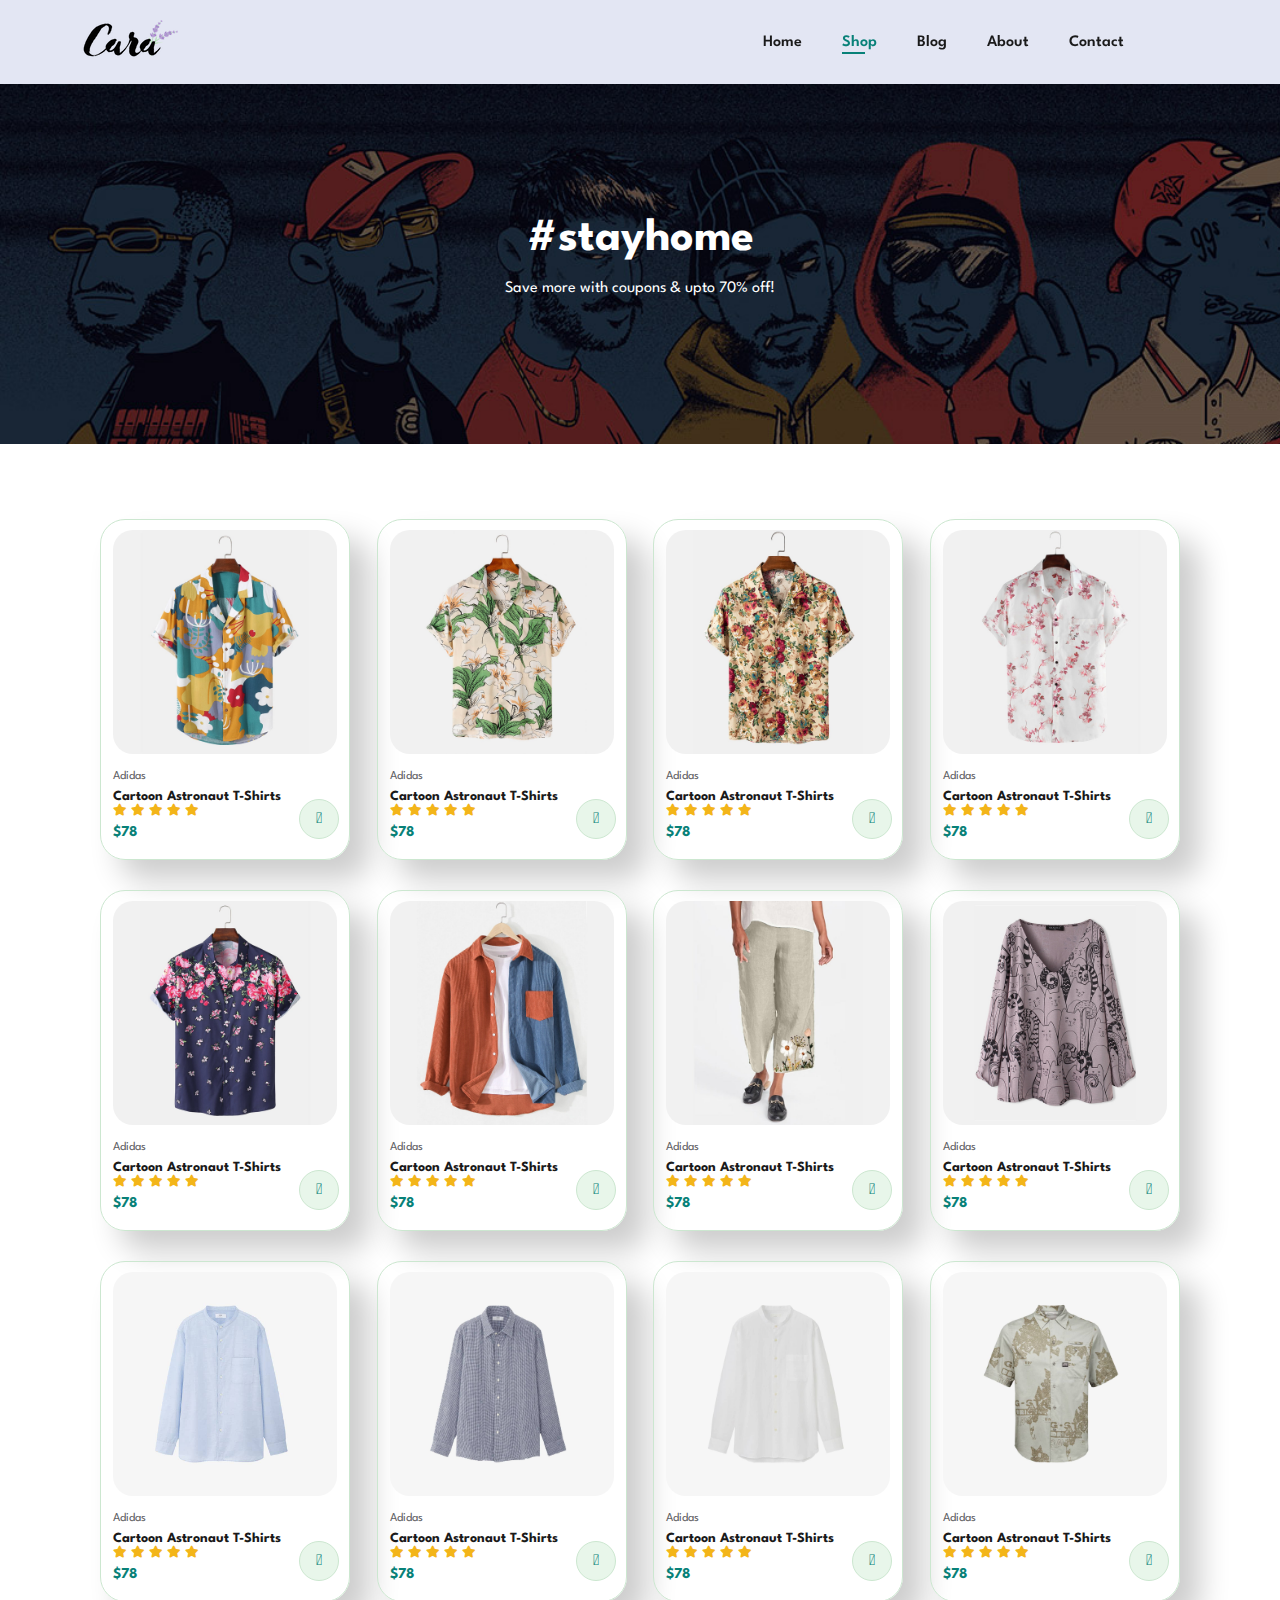
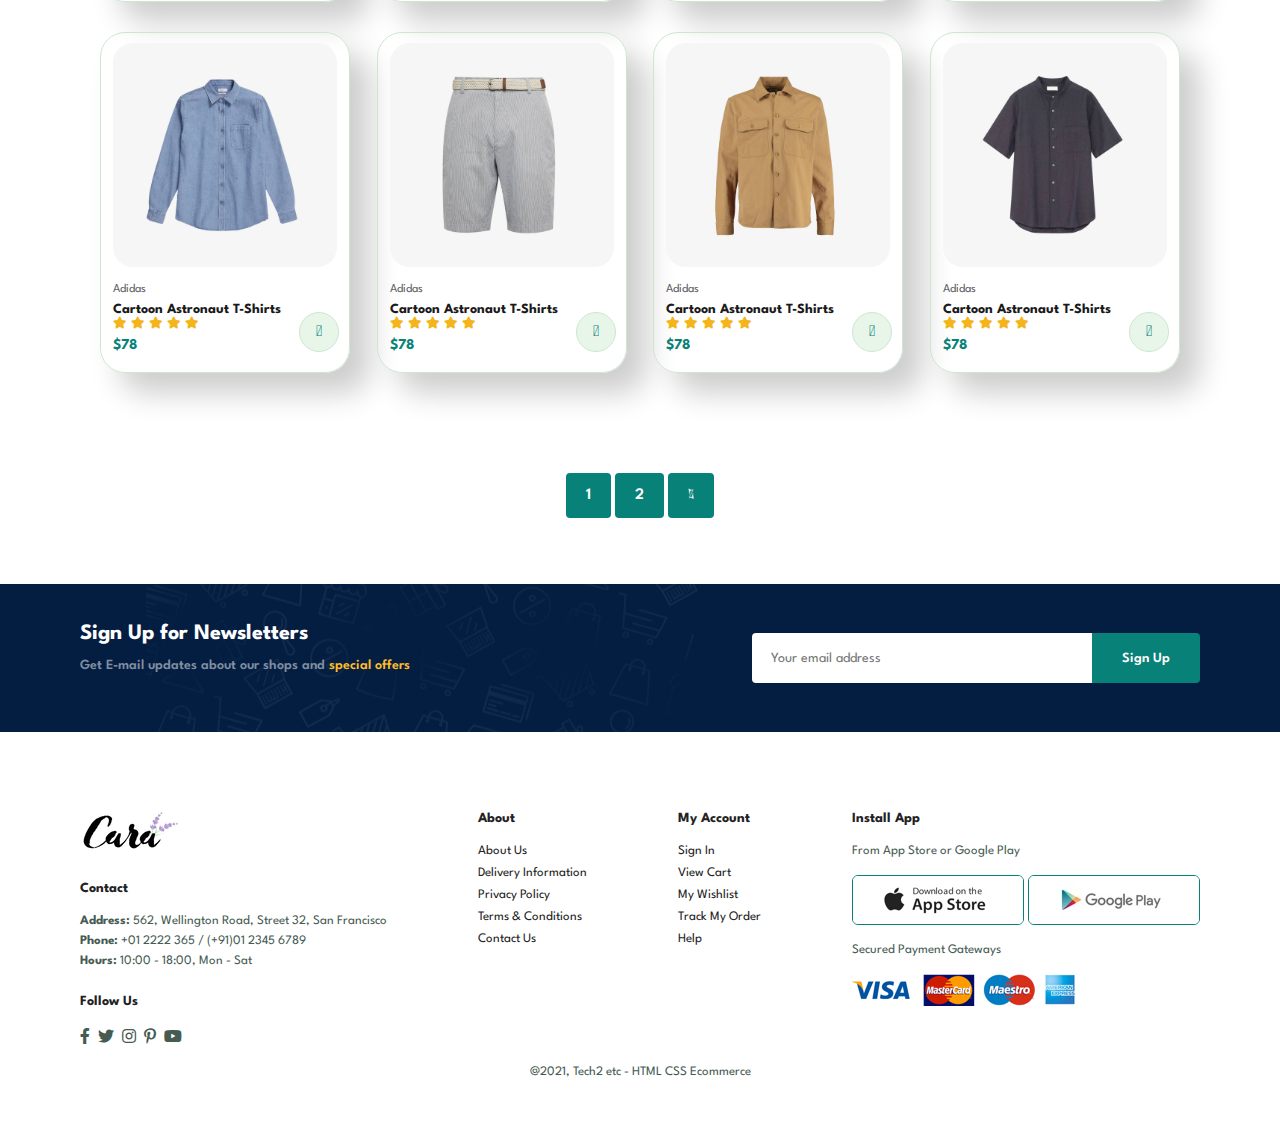
<file: shop.html>
<!DOCTYPE html>
<html lang="en">
  <head>
    <meta charset="UTF-8" />
    <meta name="viewport" content="width=device-width, initial-scale=1.0" />
    <title>Bmazon</title>
    <link rel="stylesheet" href="style.css" />
    <link
      rel="stylesheet"
      href="https://pro.fontawesome.com/releases/v5.10.0/css/all.css"
    />
  </head>
  <body>
    <section id="header">
      <a href="#"><img src="img/logo.png" class="logo" /></a>
      <div>
        <ul id="navbar">
          <li><a href="index.html">Home</a></li>
          <li><a class="active" href="shop.html">Shop</a></li>
          <li><a href="blog.html">Blog</a></li>
          <li><a href="about.html">About</a></li>
          <li><a href="contact.html">Contact</a></li>
          <li id="lg-bag">
            <a href="cart.html"><i class="far fa-shopping-bag"></i></a>
          </li>
          <a href="#" id="close"><i class="far fa-times"></i></a>
        </ul>
      </div>
      <div id="mobile">
        <a href="cart.html"><i class="far fa-shopping-bag"></i></a>
        <i id="bar" class="fas fa-outdent"></i>
      </div>
    </section>

    <section id="page-header">
      <h2>#stayhome</h2>
      <p>Save more with coupons & upto 70% off!</p>
    </section>

    <section id="product1" class="section-p1">
      <div class="pro-container">
        <div class="pro" onclick="window.location.href='sproduct.html';">
          <img src="img/products/f1.jpg" />
          <div class="des">
            <span>Adidas</span>
            <h5>Cartoon Astronaut T-Shirts</h5>
            <div class="star">
              <i class="fas fa-star"></i>
              <i class="fas fa-star"></i>
              <i class="fas fa-star"></i>
              <i class="fas fa-star"></i>
              <i class="fas fa-star"></i>
            </div>
            <h4>$78</h4>
          </div>
          <a href="#"><i class="fal fa-shopping-cart cart"></i></a>
        </div>
        <div class="pro">
          <img src="img/products/f2.jpg" />
          <div class="des">
            <span>Adidas</span>
            <h5>Cartoon Astronaut T-Shirts</h5>
            <div class="star">
              <i class="fas fa-star"></i>
              <i class="fas fa-star"></i>
              <i class="fas fa-star"></i>
              <i class="fas fa-star"></i>
              <i class="fas fa-star"></i>
            </div>
            <h4>$78</h4>
          </div>
          <a href="#"><i class="fal fa-shopping-cart cart"></i></a>
        </div>
        <div class="pro">
          <img src="img/products/f3.jpg" />
          <div class="des">
            <span>Adidas</span>
            <h5>Cartoon Astronaut T-Shirts</h5>
            <div class="star">
              <i class="fas fa-star"></i>
              <i class="fas fa-star"></i>
              <i class="fas fa-star"></i>
              <i class="fas fa-star"></i>
              <i class="fas fa-star"></i>
            </div>
            <h4>$78</h4>
          </div>
          <a href="#"><i class="fal fa-shopping-cart cart"></i></a>
        </div>
        <div class="pro">
          <img src="img/products/f4.jpg" />
          <div class="des">
            <span>Adidas</span>
            <h5>Cartoon Astronaut T-Shirts</h5>
            <div class="star">
              <i class="fas fa-star"></i>
              <i class="fas fa-star"></i>
              <i class="fas fa-star"></i>
              <i class="fas fa-star"></i>
              <i class="fas fa-star"></i>
            </div>
            <h4>$78</h4>
          </div>
          <a href="#"><i class="fal fa-shopping-cart cart"></i></a>
        </div>
        <div class="pro">
          <img src="img/products/f5.jpg" />
          <div class="des">
            <span>Adidas</span>
            <h5>Cartoon Astronaut T-Shirts</h5>
            <div class="star">
              <i class="fas fa-star"></i>
              <i class="fas fa-star"></i>
              <i class="fas fa-star"></i>
              <i class="fas fa-star"></i>
              <i class="fas fa-star"></i>
            </div>
            <h4>$78</h4>
          </div>
          <a href="#"><i class="fal fa-shopping-cart cart"></i></a>
        </div>
        <div class="pro">
          <img src="img/products/f6.jpg" />
          <div class="des">
            <span>Adidas</span>
            <h5>Cartoon Astronaut T-Shirts</h5>
            <div class="star">
              <i class="fas fa-star"></i>
              <i class="fas fa-star"></i>
              <i class="fas fa-star"></i>
              <i class="fas fa-star"></i>
              <i class="fas fa-star"></i>
            </div>
            <h4>$78</h4>
          </div>
          <a href="#"><i class="fal fa-shopping-cart cart"></i></a>
        </div>
        <div class="pro">
          <img src="img/products/f7.jpg" />
          <div class="des">
            <span>Adidas</span>
            <h5>Cartoon Astronaut T-Shirts</h5>
            <div class="star">
              <i class="fas fa-star"></i>
              <i class="fas fa-star"></i>
              <i class="fas fa-star"></i>
              <i class="fas fa-star"></i>
              <i class="fas fa-star"></i>
            </div>
            <h4>$78</h4>
          </div>
          <a href="#"><i class="fal fa-shopping-cart cart"></i></a>
        </div>
        <div class="pro">
          <img src="img/products/f8.jpg" />
          <div class="des">
            <span>Adidas</span>
            <h5>Cartoon Astronaut T-Shirts</h5>
            <div class="star">
              <i class="fas fa-star"></i>
              <i class="fas fa-star"></i>
              <i class="fas fa-star"></i>
              <i class="fas fa-star"></i>
              <i class="fas fa-star"></i>
            </div>
            <h4>$78</h4>
          </div>
          <a href="#"><i class="fal fa-shopping-cart cart"></i></a>
        </div>
        <div class="pro">
          <img src="img/products/n1.jpg" />
          <div class="des">
            <span>Adidas</span>
            <h5>Cartoon Astronaut T-Shirts</h5>
            <div class="star">
              <i class="fas fa-star"></i>
              <i class="fas fa-star"></i>
              <i class="fas fa-star"></i>
              <i class="fas fa-star"></i>
              <i class="fas fa-star"></i>
            </div>
            <h4>$78</h4>
          </div>
          <a href="#"><i class="fal fa-shopping-cart cart"></i></a>
        </div>
        <div class="pro">
          <img src="img/products/n2.jpg" />
          <div class="des">
            <span>Adidas</span>
            <h5>Cartoon Astronaut T-Shirts</h5>
            <div class="star">
              <i class="fas fa-star"></i>
              <i class="fas fa-star"></i>
              <i class="fas fa-star"></i>
              <i class="fas fa-star"></i>
              <i class="fas fa-star"></i>
            </div>
            <h4>$78</h4>
          </div>
          <a href="#"><i class="fal fa-shopping-cart cart"></i></a>
        </div>
        <div class="pro">
          <img src="img/products/n3.jpg" />
          <div class="des">
            <span>Adidas</span>
            <h5>Cartoon Astronaut T-Shirts</h5>
            <div class="star">
              <i class="fas fa-star"></i>
              <i class="fas fa-star"></i>
              <i class="fas fa-star"></i>
              <i class="fas fa-star"></i>
              <i class="fas fa-star"></i>
            </div>
            <h4>$78</h4>
          </div>
          <a href="#"><i class="fal fa-shopping-cart cart"></i></a>
        </div>
        <div class="pro">
          <img src="img/products/n4.jpg" />
          <div class="des">
            <span>Adidas</span>
            <h5>Cartoon Astronaut T-Shirts</h5>
            <div class="star">
              <i class="fas fa-star"></i>
              <i class="fas fa-star"></i>
              <i class="fas fa-star"></i>
              <i class="fas fa-star"></i>
              <i class="fas fa-star"></i>
            </div>
            <h4>$78</h4>
          </div>
          <a href="#"><i class="fal fa-shopping-cart cart"></i></a>
        </div>
        <div class="pro">
          <img src="img/products/n5.jpg" />
          <div class="des">
            <span>Adidas</span>
            <h5>Cartoon Astronaut T-Shirts</h5>
            <div class="star">
              <i class="fas fa-star"></i>
              <i class="fas fa-star"></i>
              <i class="fas fa-star"></i>
              <i class="fas fa-star"></i>
              <i class="fas fa-star"></i>
            </div>
            <h4>$78</h4>
          </div>
          <a href="#"><i class="fal fa-shopping-cart cart"></i></a>
        </div>
        <div class="pro">
          <img src="img/products/n6.jpg" />
          <div class="des">
            <span>Adidas</span>
            <h5>Cartoon Astronaut T-Shirts</h5>
            <div class="star">
              <i class="fas fa-star"></i>
              <i class="fas fa-star"></i>
              <i class="fas fa-star"></i>
              <i class="fas fa-star"></i>
              <i class="fas fa-star"></i>
            </div>
            <h4>$78</h4>
          </div>
          <a href="#"><i class="fal fa-shopping-cart cart"></i></a>
        </div>
        <div class="pro">
          <img src="img/products/n7.jpg" />
          <div class="des">
            <span>Adidas</span>
            <h5>Cartoon Astronaut T-Shirts</h5>
            <div class="star">
              <i class="fas fa-star"></i>
              <i class="fas fa-star"></i>
              <i class="fas fa-star"></i>
              <i class="fas fa-star"></i>
              <i class="fas fa-star"></i>
            </div>
            <h4>$78</h4>
          </div>
          <a href="#"><i class="fal fa-shopping-cart cart"></i></a>
        </div>
        <div class="pro">
          <img src="img/products/n8.jpg" />
          <div class="des">
            <span>Adidas</span>
            <h5>Cartoon Astronaut T-Shirts</h5>
            <div class="star">
              <i class="fas fa-star"></i>
              <i class="fas fa-star"></i>
              <i class="fas fa-star"></i>
              <i class="fas fa-star"></i>
              <i class="fas fa-star"></i>
            </div>
            <h4>$78</h4>
          </div>
          <a href="#"><i class="fal fa-shopping-cart cart"></i></a>
        </div>
      </div>
    </section>

    <section id="pagination" class="section-p1">
      <a href="#">1</a>
      <a href="#">2</a>
      <a href="#"><i class="fal fa-long-arrow-alt-right"></i></a>
    </section>

    <section id="newsletter" class="section-p1 section-m1">
      <div class="newstext">
        <h4>Sign Up for Newsletters</h4>
        <p>
          Get E-mail updates about our shops and <span>special offers</span>
        </p>
      </div>
      <div class="form">
        <input type="text" placeholder="Your email address" />
        <button class="normal">Sign Up</button>
      </div>
    </section>

    <footer class="section-p1">
      <div class="col">
        <img class="logo" src="img/logo.png" alt="" />
        <h4>Contact</h4>
        <p>
          <strong>Address:</strong> 562, Wellington Road, Street 32, San
          Francisco
        </p>
        <p><strong>Phone:</strong> +01 2222 365 / (+91)01 2345 6789</p>
        <p><strong>Hours:</strong> 10:00 - 18:00, Mon - Sat</p>
        <div class="follow">
          <h4>Follow Us</h4>
          <div class="icon">
            <i class="fab fa-facebook-f"></i>
            <i class="fab fa-twitter"></i>
            <i class="fab fa-instagram"></i>
            <i class="fab fa-pinterest-p"></i>
            <i class="fab fa-youtube"></i>
          </div>
        </div>
      </div>

      <div class="col">
        <h4>About</h4>
        <a href="#">About Us</a>
        <a href="#">Delivery Information</a>
        <a href="#">Privacy Policy</a>
        <a href="#">Terms & Conditions</a>
        <a href="#">Contact Us</a>
      </div>

      <div class="col">
        <h4>My Account</h4>
        <a href="#">Sign In</a>
        <a href="#">View Cart</a>
        <a href="#">My Wishlist</a>
        <a href="#">Track My Order</a>
        <a href="#">Help</a>
      </div>

      <div class="col install">
        <h4>Install App</h4>
        <p>From App Store or Google Play</p>
        <div class="row">
          <img src="img/pay/app.jpg" alt="" />
          <img src="img/pay/play.jpg" alt="" />
        </div>
        <p>Secured Payment Gateways</p>
        <img src="img/pay/pay.png" alt="" />
      </div>

      <div class="copyright">
        <p>@2021, Tech2 etc - HTML CSS Ecommerce</p>
      </div>
    </footer>
  </body>
</html>
</file>
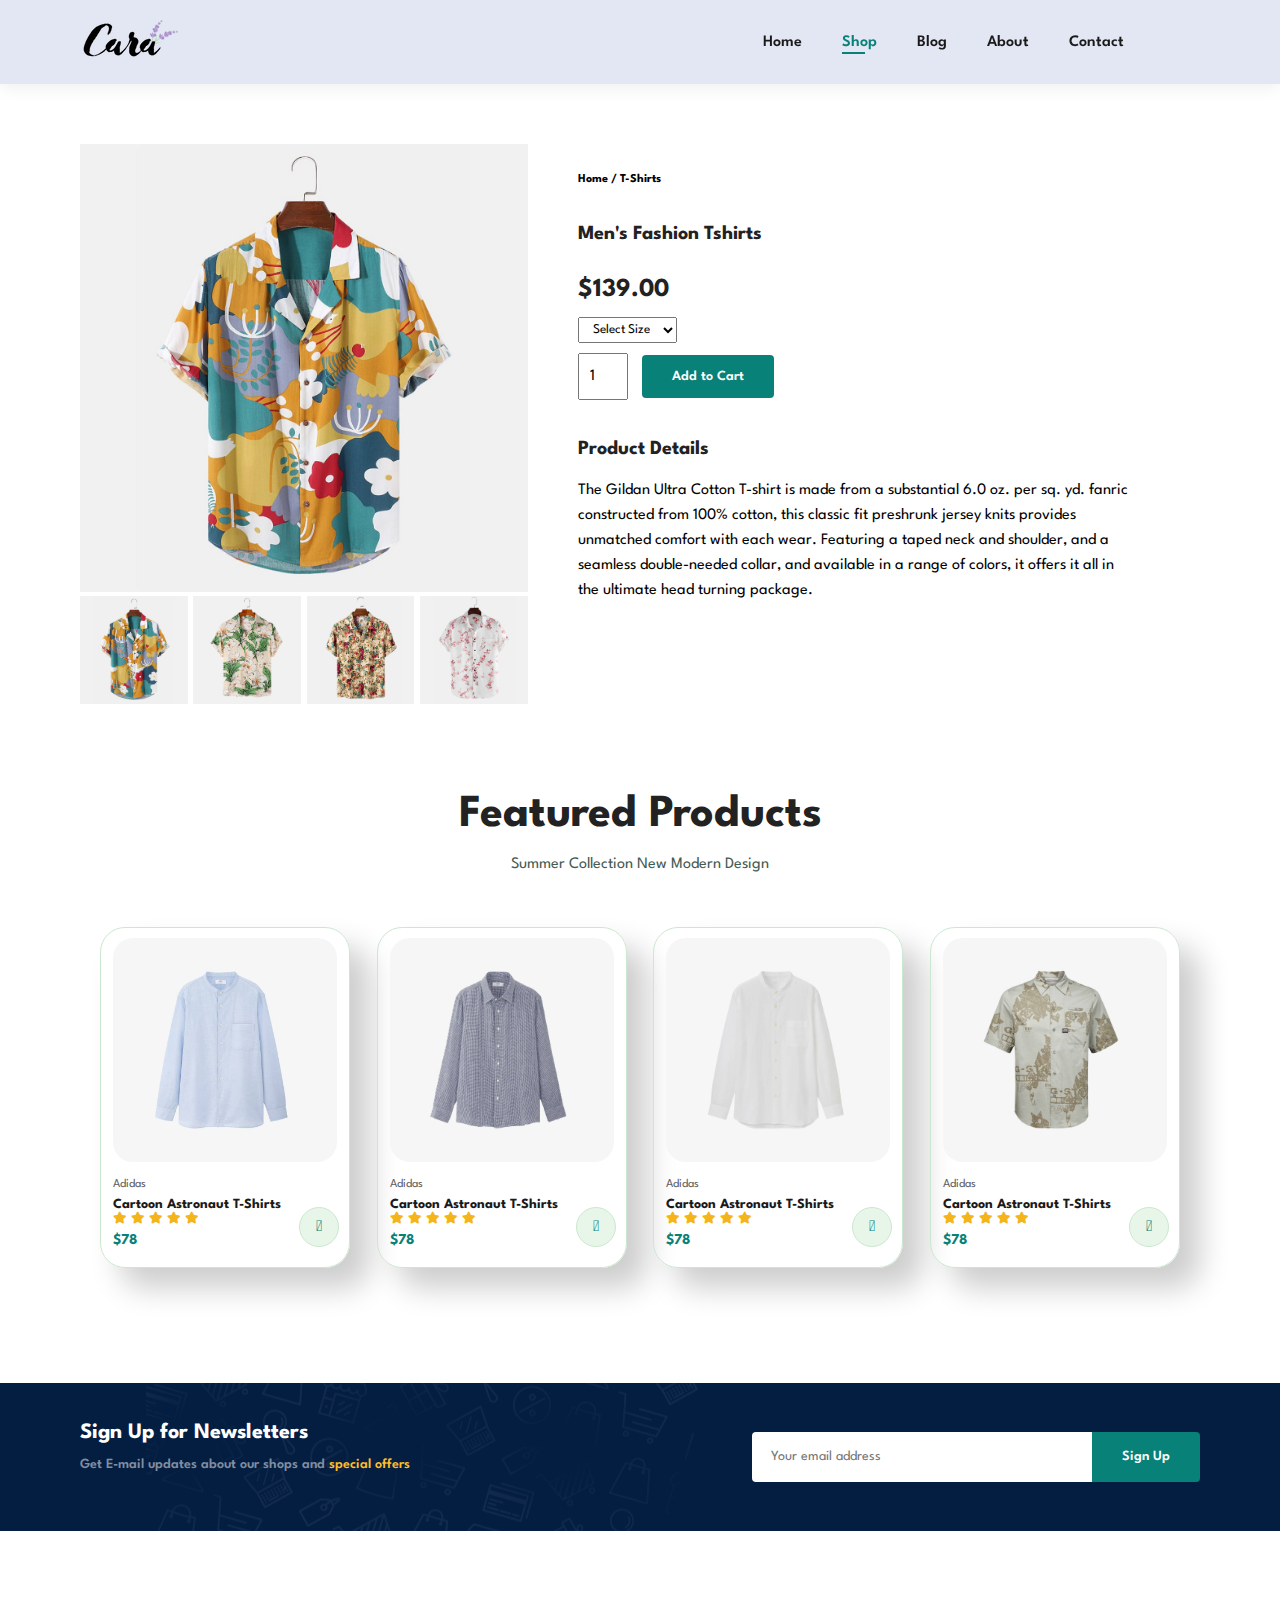
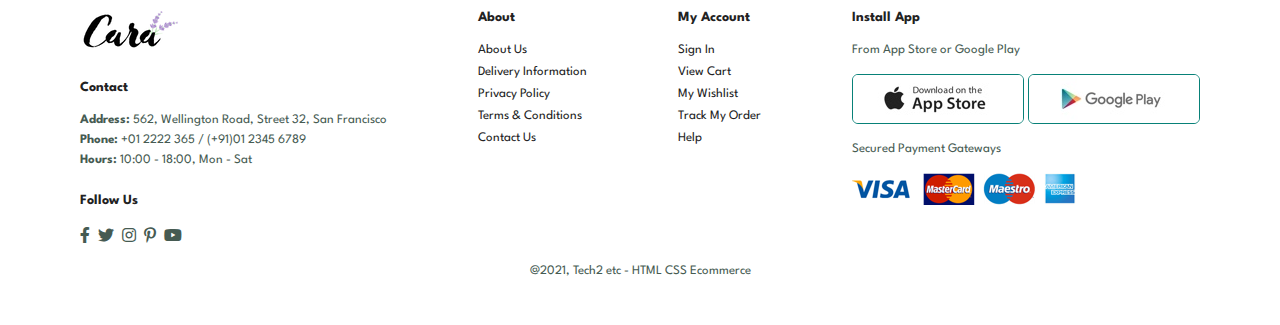
<file: sproduct.html>
<!DOCTYPE html>
<html lang="en">
  <head>
    <meta charset="UTF-8" />
    <meta name="viewport" content="width=device-width, initial-scale=1.0" />
    <title>Bmazon</title>
    <link rel="stylesheet" href="style.css" />
    <link
      rel="stylesheet"
      href="https://pro.fontawesome.com/releases/v5.10.0/css/all.css"
    />
  </head>
  <body>
    <section id="header">
      <a href="#"><img src="img/logo.png" class="logo" /></a>
      <div>
        <ul id="navbar">
          <li><a href="index.html">Home</a></li>
          <li><a class="active" href="shop.html">Shop</a></li>
          <li><a href="blog.html">Blog</a></li>
          <li><a href="about.html">About</a></li>
          <li><a href="contact.html">Contact</a></li>
          <li id="lg-bag">
            <a href="cart.html"><i class="far fa-shopping-bag"></i></a>
          </li>
          <a href="#" id="close"><i class="far fa-times"></i></a>
        </ul>
      </div>
      <div id="mobile">
        <a href="cart.html"><i class="far fa-shopping-bag"></i></a>
        <i id="bar" class="fas fa-outdent"></i>
      </div>
    </section>

    <section id="prodetails" class="section-p1">
      <div class="single-pro-image">
        <img src="img/products/f1.jpg" width="100%" id="MainImg" />
        <div class="small-img-group">
          <div class="small-img-col">
            <img src="img/products/f1.jpg" width="100%" class="small-img" />
          </div>
          <div class="small-img-col">
            <img src="img/products/f2.jpg" width="100%" class="small-img" />
          </div>
          <div class="small-img-col">
            <img src="img/products/f3.jpg" width="100%" class="small-img" />
          </div>
          <div class="small-img-col">
            <img src="img/products/f4.jpg" width="100%" class="small-img" />
          </div>
        </div>
      </div>
      <div class="single-pro-details">
        <h6>Home / T-Shirts</h6>
        <h4>Men's Fashion Tshirts</h4>
        <h2>$139.00</h2>
        <select>
          <option>Select Size</option>
          <option>XL</option>
          <option>XXL</option>
          <option>Large</option>
          <option>Small</option>
        </select>
        <input type="number" value="1" />
        <button class="normal">Add to Cart</button>
        <h4>Product Details</h4>
        <span>
          The Gildan Ultra Cotton T-shirt is made from a substantial 6.0 oz. per
          sq. yd. fanric constructed from 100% cotton, this classic fit
          preshrunk jersey knits provides unmatched comfort with each wear.
          Featuring a taped neck and shoulder, and a seamless double-needed
          collar, and available in a range of colors, it offers it all in the
          ultimate head turning package.
        </span>
      </div>
    </section>

    <section id="product1" class="section-p1">
      <h2>Featured Products</h2>
      <p>Summer Collection New Modern Design</p>
      <div class="pro-container">
        <div class="pro">
          <img src="img/products/n1.jpg" />
          <div class="des">
            <span>Adidas</span>
            <h5>Cartoon Astronaut T-Shirts</h5>
            <div class="star">
              <i class="fas fa-star"></i>
              <i class="fas fa-star"></i>
              <i class="fas fa-star"></i>
              <i class="fas fa-star"></i>
              <i class="fas fa-star"></i>
            </div>
            <h4>$78</h4>
          </div>
          <a href="#"><i class="fal fa-shopping-cart cart"></i></a>
        </div>
        <div class="pro">
          <img src="img/products/n2.jpg" />
          <div class="des">
            <span>Adidas</span>
            <h5>Cartoon Astronaut T-Shirts</h5>
            <div class="star">
              <i class="fas fa-star"></i>
              <i class="fas fa-star"></i>
              <i class="fas fa-star"></i>
              <i class="fas fa-star"></i>
              <i class="fas fa-star"></i>
            </div>
            <h4>$78</h4>
          </div>
          <a href="#"><i class="fal fa-shopping-cart cart"></i></a>
        </div>
        <div class="pro">
          <img src="img/products/n3.jpg" />
          <div class="des">
            <span>Adidas</span>
            <h5>Cartoon Astronaut T-Shirts</h5>
            <div class="star">
              <i class="fas fa-star"></i>
              <i class="fas fa-star"></i>
              <i class="fas fa-star"></i>
              <i class="fas fa-star"></i>
              <i class="fas fa-star"></i>
            </div>
            <h4>$78</h4>
          </div>
          <a href="#"><i class="fal fa-shopping-cart cart"></i></a>
        </div>
        <div class="pro">
          <img src="img/products/n4.jpg" />
          <div class="des">
            <span>Adidas</span>
            <h5>Cartoon Astronaut T-Shirts</h5>
            <div class="star">
              <i class="fas fa-star"></i>
              <i class="fas fa-star"></i>
              <i class="fas fa-star"></i>
              <i class="fas fa-star"></i>
              <i class="fas fa-star"></i>
            </div>
            <h4>$78</h4>
          </div>
          <a href="#"><i class="fal fa-shopping-cart cart"></i></a>
        </div>
      </div>
    </section>

    <section id="newsletter" class="section-p1 section-m1">
      <div class="newstext">
        <h4>Sign Up for Newsletters</h4>
        <p>
          Get E-mail updates about our shops and <span>special offers</span>
        </p>
      </div>
      <div class="form">
        <input type="text" placeholder="Your email address" />
        <button class="normal">Sign Up</button>
      </div>
    </section>

    <footer class="section-p1">
      <div class="col">
        <img class="logo" src="img/logo.png" alt="" />
        <h4>Contact</h4>
        <p>
          <strong>Address:</strong> 562, Wellington Road, Street 32, San
          Francisco
        </p>
        <p><strong>Phone:</strong> +01 2222 365 / (+91)01 2345 6789</p>
        <p><strong>Hours:</strong> 10:00 - 18:00, Mon - Sat</p>
        <div class="follow">
          <h4>Follow Us</h4>
          <div class="icon">
            <i class="fab fa-facebook-f"></i>
            <i class="fab fa-twitter"></i>
            <i class="fab fa-instagram"></i>
            <i class="fab fa-pinterest-p"></i>
            <i class="fab fa-youtube"></i>
          </div>
        </div>
      </div>

      <div class="col">
        <h4>About</h4>
        <a href="#">About Us</a>
        <a href="#">Delivery Information</a>
        <a href="#">Privacy Policy</a>
        <a href="#">Terms & Conditions</a>
        <a href="#">Contact Us</a>
      </div>

      <div class="col">
        <h4>My Account</h4>
        <a href="#">Sign In</a>
        <a href="#">View Cart</a>
        <a href="#">My Wishlist</a>
        <a href="#">Track My Order</a>
        <a href="#">Help</a>
      </div>

      <div class="col install">
        <h4>Install App</h4>
        <p>From App Store or Google Play</p>
        <div class="row">
          <img src="img/pay/app.jpg" alt="" />
          <img src="img/pay/play.jpg" alt="" />
        </div>
        <p>Secured Payment Gateways</p>
        <img src="img/pay/pay.png" alt="" />
      </div>

      <div class="copyright">
        <p>@2021, Tech2 etc - HTML CSS Ecommerce</p>
      </div>
    </footer>

    <script>
      var MainImg = document.getElementById("MainImg");
      var smallimg = document.getElementsByClassName("small-img");

      smallimg[0].onclick = function () {
        MainImg.src = smallimg[0].src;
      };
      smallimg[1].onclick = function () {
        MainImg.src = smallimg[1].src;
      };
      smallimg[2].onclick = function () {
        MainImg.src = smallimg[2].src;
      };
      smallimg[3].onclick = function () {
        MainImg.src = smallimg[3].src;
      };
    </script>
  </body>
</html>
</file>
<file: style.css>
@import url("https://fonts.googleapis.com/css2?family=Spartan:wght@100;200;300;400;500;600;700;800;900&display=swap");

* {
    margin: 0;
    padding: 0;
    box-sizing: border-box;
    font-family: "Spartan", sans-serif;
}

html {
    scroll-behavior: smooth;
}

/* Global Styles */

h1 {
    font-size: 50px;
    line-height: 64px;
    color: #222;
}

h2 {
    font-size: 46px;
    line-height: 54px;
    color: #222;
}

h4 {
    font-size: 20px;
    color: #222;
}

h6 {
    font-weight: 700;
    font-size: 12px;
}

p {
    font-size: 16px;
    color: #465b52;
    margin: 15px 0 20px 0;
}

.section-p1 {
    padding: 40px 80px;
}

.section-m1 {
    margin: 40px 0;
}

button.normal {
    font-size: 14px;
    font-weight: 600;
    padding: 15px 30px;
    color: #000;
    background-color: #fff;
    border-radius: 4px;
    cursor: pointer;
    border: none;
    outline: none;
    transition: 0.2s;
}

button.white {
    font-size: 13px;
    font-weight: 600;
    padding: 11px 18px;
    color: #fff;
    background-color: transparent;
    cursor: pointer;
    border: 1px solid #fff;
    outline: none;
    transition: 0.2s;
}

body {
    width: 100%;
}

/* Header */

#header {
    display: flex;
    align-items: center;
    justify-content: space-between;
    padding: 20px 80px;
    background: #E3E6F3;
    box-shadow: 0 5px 15px rgba(0, 0, 0, 0.06);
    z-index: 999;
    position: sticky;
    top: 0;
    left: 0;
}

#navbar {
    display: flex;
    align-items: center;
    justify-content: center;
}

#navbar li {
    list-style: none;
    padding: 0 20px;
    position: relative;
}

#navbar li a {
    text-decoration: none;
    font-size: 16px;
    font-weight: 600;
    color: #1a1a1a;
    transition: 0.3s ease;
}

#navbar li a:hover,
#navbar li a.active {
    color: #088178;
}

#navbar li a.active::after,
#navbar li a:hover::after {
    content: "";
    width: 30%;
    height: 2px;
    background: #088178;
    position: absolute;
    bottom: -4px;
    left: 20px;
}

#mobile {
    display: none;
    align-items: center;
}

#close {
    display: none;
}

/* HomePage */

#hero {
    background-image: url("img/hero4.png");
    height: 90vh;
    width: 100%;
    background-size: cover;
    background-position: top 25% right 0;
    padding: 0 80px;
    display: flex;
    flex-direction: column;
    align-items: flex-start;
    justify-content: center;
}

#hero h4 {
    padding-bottom: 15px;
}

#hero h1 {
    color: #088178;
}

#hero button {
    background-image: url(img/button.png);
    background-color: transparent;
    color: #088178;
    border: 0;
    padding: 14px 80px 14px 65px;
    background-repeat: no-repeat;
    cursor: pointer;
    font-weight: 700;
    font-size: 15px;
}

#feature {
    display: flex;
    align-items: center;
    justify-content: space-between;
    flex-wrap: wrap;
}

#feature .fe-box {
    width: 180px;
    text-align: center;
    padding: 25px 15px;
    box-shadow: 20px 20px 34px rgba(0, 0, 0, 0.03);
    border: 1px solid #cce7d0;
    border-radius: 4px;
    margin: 15px 0;
}

#feature .fe-box:hover {
    box-shadow: 10px 10px 54px rgba(70, 62, 221, 0.1);
}

#feature .fe-box img {
    width: 100%;
    margin-bottom: 10px;
}

#feature .fe-box h6 {
    display: inline-block;
    padding: 9px 8px 6px 8px;
    line-height: 1;
    border-radius: 4px;
    color: #088178;
    background-color: #fddde4;
}

#feature .fe-box:nth-child(2) h6 {
    background-color: #cdebbc;
}

#feature .fe-box:nth-child(3) h6 {
    background-color: #d1e8f2;
}

#feature .fe-box:nth-child(4) h6 {
    background-color: #cdd4f8;
}

#feature .fe-box:nth-child(5) h6 {
    background-color: #f6dbf6;
}

#feature .fe-box:nth-child(6) h6 {
    background-color: #fff2ef;
}

#product1 {
    text-align: center;
}

#product1 .pro-container {
    display: flex;
    justify-content: space-between;
    padding: 20px;
    flex-wrap: wrap;
}

#product1 .pro {
    width: 23%;
    min-width: 250px;
    padding: 10px 12px;
    border: 1px solid #cce7d0;
    border-radius: 25px;
    cursor: pointer;
    box-shadow: 20px 20px 30px rgba(0, 0, 0, 0.2);
    margin: 15px 0;
    transition: 0.2s ease;
    position: relative;
}

#product1 .pro:hover {
    box-shadow: 20px 20px 30px rgba(0, 0, 0, 0.06);
}

#product1 .pro img {
    width: 100%;
    border-radius: 20px;
}

#product1 .pro .des {
    text-align: start;
    padding: 10px 0;
}

#product1 .pro .des span {
    color: #606063;
    font-size: 12px;
}

#product1 .pro .des h5 {
    padding-top: 7px;
    color: #1a1a1a;
    font-size: 14px;
}

#product1 .pro .des i {
    font-size: 12px;
    color: rgb(243, 181, 25);
}

#product1 .pro .des h4 {
    padding-top: 7px;
    font-size: 15px;
    font-weight: 700;
    color: #088178;
}

#product1 .pro .cart {
    width: 40px;
    height: 40px;
    line-height: 40px;
    border-radius: 50px;
    background-color: #e8f6ea;
    font-weight: 500;
    color: #088178;
    border: 1px solid #cce7d0;
    position: absolute;
    bottom: 20px;
    right: 10px;
}

#banner {
    display: flex;
    flex-direction: column;
    justify-content: center;
    align-items: center;
    text-align: center;
    background-image: url("img/banner/b2.jpg");
    width: 100%;
    height: 40vh;
    background-size: cover;
    background-position: center;
}

#banner h4 {
    color: white;
    font-size: 16px;
}

#banner h2 {
    color: white;
    font-size: 30px;
    padding: 10px 0;
}

#banner h2 span {
    color: #ef3636
}

#banner button:hover {
    background: #088178;
    color: #fff;
}

#sm-banner {
    display: flex;
    justify-content: space-between;
    flex-wrap: wrap;
}

#sm-banner .banner-box {
    display: flex;
    flex-direction: column;
    justify-content: center;
    align-items: flex-start;
    background-image: url("img/banner/b17.jpg");
    min-width: 540px;
    height: 50vh;
    background-size: cover;
    background-position: center;
    padding: 30px;
}

#sm-banner .banner-box2 {
    background-image: url("img/banner/b10.jpg");
}

#sm-banner h4 {
    color: #fff;
    font-size: 20px;
    font-weight: 500;
}

#sm-banner h2 {
    color: #fff;
    font-size: 28px;
    font-weight: 800;
}

#sm-banner span {
    color: #fff;
    font-size: 14px;
    font-weight: 500;
    padding-bottom: 15px;
}

#sm-banner .banner-box:hover button {
    background-color: #088178;
    border: 1px solid #088178;
}

#banner3 {
    display: flex;
    justify-content: space-between;
    flex-wrap: wrap;
    padding: 0 80px;
}

#banner3 .banner-box {
    display: flex;
    flex-direction: column;
    justify-content: center;
    align-items: flex-start;
    background-image: url("img/banner/b7.jpg");
    min-width: 30%;
    height: 30vh;
    background-size: cover;
    background-position: center;
    padding: 20px;
    margin-bottom: 20px;
}

#banner3 .banner-box2 {
    background-image: url("img/banner/b4.jpg");
}

#banner3 .banner-box3 {
    background-image: url("img/banner/b18.jpg");
}

#banner3 h2 {
    color: #fff;
    font-weight: 900;
    font-size: 22px;
}

#banner3 h3 {
    color: #ec544e;
    font-weight: 800;
    font-size: 15px;
}

#newsletter {
    display: flex;
    justify-content: space-between;
    flex-wrap: wrap;
    align-items: center;
    background-image: url("img/banner/b14.png");
    background-repeat: no-repeat;
    background-position: 20% 30%;
    background-color: #041e42;
}

#newsletter h4 {
    font-size: 22px;
    font-weight: 700;
    color: #fff;
}

#newsletter p {
    font-size: 14px;
    font-weight: 600;
    color: #818ea0;
}

#newsletter p span {
    color: #ffbd27;
}

#newsletter .form {
    display: flex;
    width: 40%;
}

#newsletter input {
    height: 3.125rem;
    padding: 0 1.25em;
    font-size: 14px;
    width: 100%;
    border: 1px solid transparent;
    border-radius: 4px;
    outline: none;
    border-top-right-radius: 0;
    border-bottom-right-radius: 0;
}

#newsletter button {
    background-color: #088178;
    color: #fff;
    white-space: nowrap;
    border-top-left-radius: 0;
    border-bottom-left-radius: 0;
}

footer {
    display: flex;
    flex-wrap: wrap;
    justify-content: space-between;
}

footer .col {
    display: flex;
    flex-direction: column;
    align-items: flex-start;
    margin-bottom: 20px;
}

footer .logo {
    margin-bottom: 30px;
}

footer h4 {
    font-size: 14px;
    padding-bottom: 20px;
}

footer p {
    font-size: 13px;
    margin: 0 0 8px 0;
}

footer a {
    font-size: 13px;
    text-decoration: none;
    color: #222;
    margin-bottom: 10px;
}

footer .follow {
    margin-top: 20px;
}

footer .follow i {
    color: #465b52;
    padding-right: 4px;
    cursor: pointer;
}

footer .install .row img {
    border: 1px solid #088178;
    border-radius: 6px;
}

footer .install img {
    margin: 10px 0 15px 0;
}

footer .follow i:hover,
footer a:hover {
    color: #088178;
}

footer .copyright {
    width: 100%;
    text-align: center;
}

/* Shop page */

#page-header {
    background-image: url(img/banner/b1.jpg);
    width: 100%;
    height: 40vh;
    background-size: cover;
    display: flex;
    justify-content: center;
    text-align: center;
    flex-direction: column;
    padding: 14px;
}

#page-header h2,
#page-header p {
    color: #fff;

}

#pagination {
    text-align: center;
}

#pagination a {
    text-decoration: none;
    background-color: #088178;
    padding: 15px 20px;
    border-radius: 4px;
    color: #fff;
    font-weight: 600;
}

#pagination a i {
    font-size: 16px;
    font-weight: 600;
}

/* Single product */

#prodetails {
    display: flex;
    margin-top: 20px;
}

#prodetails .single-pro-image {
    width: 40%;
    margin-right: 50px;
}

.small-img-group {
    display: flex;
    justify-content: space-between;
}

.small-img-col {
    flex-basis: 24%;
    cursor: pointer;
}

#prodetails .single-pro-details {
    width: 50%;
    padding-top: 30px;
}

#prodetails .single-pro-details h4 {
    padding: 40px 0 20px 0;
}

#prodetails .single-pro-details h2 {
    font-size: 26px;
}

#prodetails .single-pro-details select {
    display: block;
    padding: 5px 10px;
    margin-bottom: 10px;
}

#prodetails .single-pro-details input {
    width: 50px;
    height: 47px;
    font-size: 16px;
    padding-left: 10px;
    margin-right: 10px;
}

#prodetails .single-pro-details input:focus {
    outline: none;
}

#prodetails .single-pro-details button {
    background: #088178;
    color: #fff;
}

#prodetails .single-pro-details span {
    line-height: 25px;
}

/* Blog Page  */

#page-header.blog-header {
    background-image: url("img/banner//b19.jpg");
}

#blog {
    padding: 150px 150px 0 150px;
}

#blog .blog-box {
    display: flex;
    align-items: center;
    width: 100%;
    position: relative;
    padding-bottom: 90px;
}

#blog .blog-img {
    width: 50%;
    margin-right: 40px;
}

#blog img {
    width: 100%;
    height: 300px;
    object-fit: cover;
}

#blog .blog-details {
    width: 50%;
}

#blog .blog-details a {
    text-decoration: none;
    font-size: 11px;
    color: #000;
    font-weight: 700;
    position: relative;
    transition: 0.3s;
}

#blog .blog-details a::after {
    content: "";
    width: 50px;
    height: 1px;
    background-color: #000;
    position: absolute;
    top: 4px;
    right: -60px;
}

#blog .blog-details a:hover {
    color: #088178;
}

#blog .blog-details a:hover::after {
    background-color: #088178;
}

#blog .blog-box h1 {
    position: absolute;
    top: -40px;
    left: 0;
    font-size: 70px;
    font-weight: 700;
    color: #c9cbce;
    z-index: -9;
}

/* About Page  */

#page-header.about-header {
    background-image: url("img/about/banner.png");
}

#about-head {
    display: flex;
    align-items: center;
}

#about-head img {
    width: 50%;
    height: auto;
}

#about-head div {
    padding-left: 40px;
}

#about-app {
    text-align: center;
}

#about-app .video {
    width: 70%;
    height: 100%;
    margin: 30px auto 0 auto;
}

#about-app .video video {
    width: 100%;
    height: 100%;
    border-radius: 20px;
}

/* Contact Page  */

#contact-details {
    display: flex;
    align-items: center;
    justify-content: space-between;
}

#contact-details .details {
    width: 40%;
}

#contact-details .details span,
#form-details form span {
    font-size: 12px;
}

#contact-details .details h2,
#form-details form h2 {
    font-size: 26px;
    line-height: 35px;
    padding: 20px 0;
}

#contact-details .details h3 {
    font-size: 16px;
    padding-bottom: 15px;
}

#contact-details .details li {
    list-style: none;
    display: flex;
    padding: 10px 0;
}

#contact-details .details li i {
    font-size: 14px;
    padding-right: 22px;
}

#contact-details .details li p {
    margin: 0;
    font-size: 14px;
}

#contact-details .map {
    width: 55%;
    height: 400px;
}

#contact-details .map iframe {
    width: 100%;
    height: 100%;
}

#form-details {
    display: flex;
    justify-content: space-between;
    margin: 30px;
    padding: 80px;
    border: 1px solid #e1e1e1;
}

#form-details form {
    width: 65%;
    display: flex;
    flex-direction: column;
    align-items: flex-start;
}

#form-details form input,
#form-details form textarea {
    width: 100%;
    padding: 12px 15px;
    outline: none;
    margin-bottom: 20px;
    border: 1px solid #e1e1e1
}

#form-details form button {
    background-color: #088178;
    color: #fff;
}

#form-details .people div {
    padding-bottom: 25px;
    display: flex;
    align-items: flex-start;
}

#form-details .people div img {
    width: 65px;
    height: 65px;
    object-fit: cover;
    margin-right: 15px;
}

#form-details .people div p {
    margin: 0;
    font-size: 13px;
    line-height: 25px;
}

#form-details .people div p span {
    display: block;
    font-size: 16px;
    font-weight: 600;
    color: #000;
}

/* Cart Page  */

#cart {
    overflow-x: auto;
}

#cart table {
    width: 100%;
    border-collapse: collapse;
    table-layout: fixed;
    white-space: nowrap;
}

#cart table img {
    width: 70px;
}

#cart table td:nth-child(1) {
    width: 100px;
    text-align: center;
}

#cart table td:nth-child(2) {
    width: 150px;
    text-align: center;
}

#cart table td:nth-child(3) {
    width: 250px;
    text-align: center;
}

#cart table td:nth-child(4),
#cart table td:nth-child(5),
#cart table td:nth-child(6) {
    width: 150px;
    text-align: center;
}

#cart table td:nth-child(5) input {
    width: 70px;
    padding: 10px 5px 10px 15px;
}

#cart table thead {
    border: 1px solid #e2e9e1;
    border-left: none;
    border-right: none;
}

#cart table thead td {
    font-weight: 700;
    text-transform: uppercase;
    font-size: 13px;
    padding: 18px 0;
}

#cart table tbody tr td {
    padding-top: 15px;
}

#cart table tbody td {
    font-size: 13px;
}

#cart-add {
    display: flex;
    flex-wrap: wrap;
    justify-content: space-between;
}

#coupon {
    width: 50%;
    margin-bottom: 30px;
}

#coupon h3,
#subtotal h3 {
    padding-bottom: 15px;
}

#coupon input {
    padding: 10px 20px;
    outline: none;
    width: 60%;
    margin-right: 10px;
    border: 1px solid #e2e9e1;
}

#coupon button,
#subtotal button {
    background-color: #088178;
    color: #fff;
    padding: 12px 20px;
}

#subtotal {
    width: 50%;
    margin-bottom: 30px;
    border: 1px solid #e2e9e1;
    padding: 30px;
}

#subtotal table {
    border-collapse: collapse;
    width: 100%;
    margin-bottom: 20px;
}

#subtotal table td {
    width: 50%;
    border: 1px solid #e2e9e1;
    padding: 10px;
    font-size: 13px;
}



/* Start Media Query */
@media (max-width:799px) {
    .section-p1 {
        padding: 40px 40px;
    }

    #navbar {
        display: flex;
        flex-direction: column;
        align-items: flex-start;
        justify-content: flex-start;
        position: fixed;
        top: 0;
        right: -300px;
        height: 100vh;
        width: 300px;
        background-color: #E3E6F3;
        box-shadow: 0 40px 60px rgba(0, 0, 0, 0.1);
        padding: 80px 0 0 10px;
        transition: 0.3s;
    }

    #navbar.active {
        right: 0px;
    }

    #navbar li {
        margin-bottom: 25px;

    }

    #mobile {
        display: flex;
        align-items: center;
    }

    #mobile i {
        color: #1a1a1a;
        font-size: 24px;
        padding-left: 20px;
    }

    #close {
        display: initial;
        position: absolute;
        top: 30px;
        left: 30px;
        color: #222;
        font-size: 24px;
    }

    #lg-bag {
        display: none;
    }

    #hero {
        height: 90vh;
        padding: 0 80px;
        background-position: top 30% right 30%;
    }

    #feature {
        justify-content: center;
    }

    #feature .fe-box {
        margin: 15px 15px;
    }

    #product1 .pro-container {
        justify-content: center;
    }

    #product1 .pro {
        margin: 15px;
    }

    #banner {
        height: 20vh;
    }

    #sm-banner .banner-box {
        min-width: 100%;
        height: 30vh;
    }

    #banner3 {
        padding: 0 40px;
    }

    #banner3 .banner-box {
        width: 28%;
    }

    #newsletter .form {
        width: 70%;
    }

    /* Contact Page */
    #form-details {
        padding: 40px;
    }

    #form-details form {
        width: 50%;
    }
}

@media (max-width: 477px) {
    .section-p1 {
        padding: 20px;
    }

    #header {
        padding: 10px 30px;
    }

    h1 {
        font-size: 38px;
    }

    h2 {
        font-size: 32px;
    }

    #hero {
        padding: 0 20px;
        background-position: 55%;
    }

    #feature {
        justify-content: space-between;
    }

    #feature .fe-box {
        width: 155px;
        margin: 0 0 15px 0;
    }

    #product1 .pro {
        width: 100%;
    }

    #banner {
        height: 40vh;
    }

    #sm-banner .banner-box {
        height: 40vh;
    }

    #sm-banner .banner-box2 {
        margin-top: 20px;
    }

    #banner3 {
        padding: 0 20px;
    }

    #banner3 .banner-box {
        width: 100%;
    }

    #newsletter {
        padding: 40px 20px;
    }

    #newsletter .form {
        width: 100%;
    }

    footer .copyright {
        text-align: start;
    }

    /* Single Product */
    #prodetails {
        display: flex;
        flex-direction: column;
    }

    #prodetails .single-pro-image {
        width: 100%;
        margin-right: 0px;
    }

    #prodetails .single-pro-details {
        width: 100%;
    }

    /* Blog Page  */
    #blog {
        padding: 100px 20px 0 20px;
    }

    #blog .blog-box {
        display: flex;
        flex-direction: column;
        align-items: flex-start;
    }

    #blog .blog-img {
        width: 100%;
        margin-right: 0px;
        margin-bottom: 30px;
    }

    /* About Page */

    #about-head {
        flex-direction: column;
    }

    #about-head img {
        width: 100%;
        margin-bottom: 20px;
    }

    #about-head div {
        padding-left: 0px;
    }

    #about-app .video {
        width: 100%;
    }

    /* Contact Page  */
    #contact-details {
        flex-direction: column;
    }

    #contact-details .details {
        width: 100%;
        margin-bottom: 30px;
    }

    #contact-details .map {
        width: 100%;
    }

    #form-details {
        margin: 10px;
        padding: 30px 10px;
        flex-wrap: wrap;
    }

    #form-details form {
        width: 100%;
        margin-bottom: 30px;
    }

    /* Cart Page  */
    #cart-add {
        flex-direction: column;
    }

    #coupon {
        width: 100%;
    }

    #subtotal {
        width: 100%;
        padding: 20px;
    }
}
</file>
